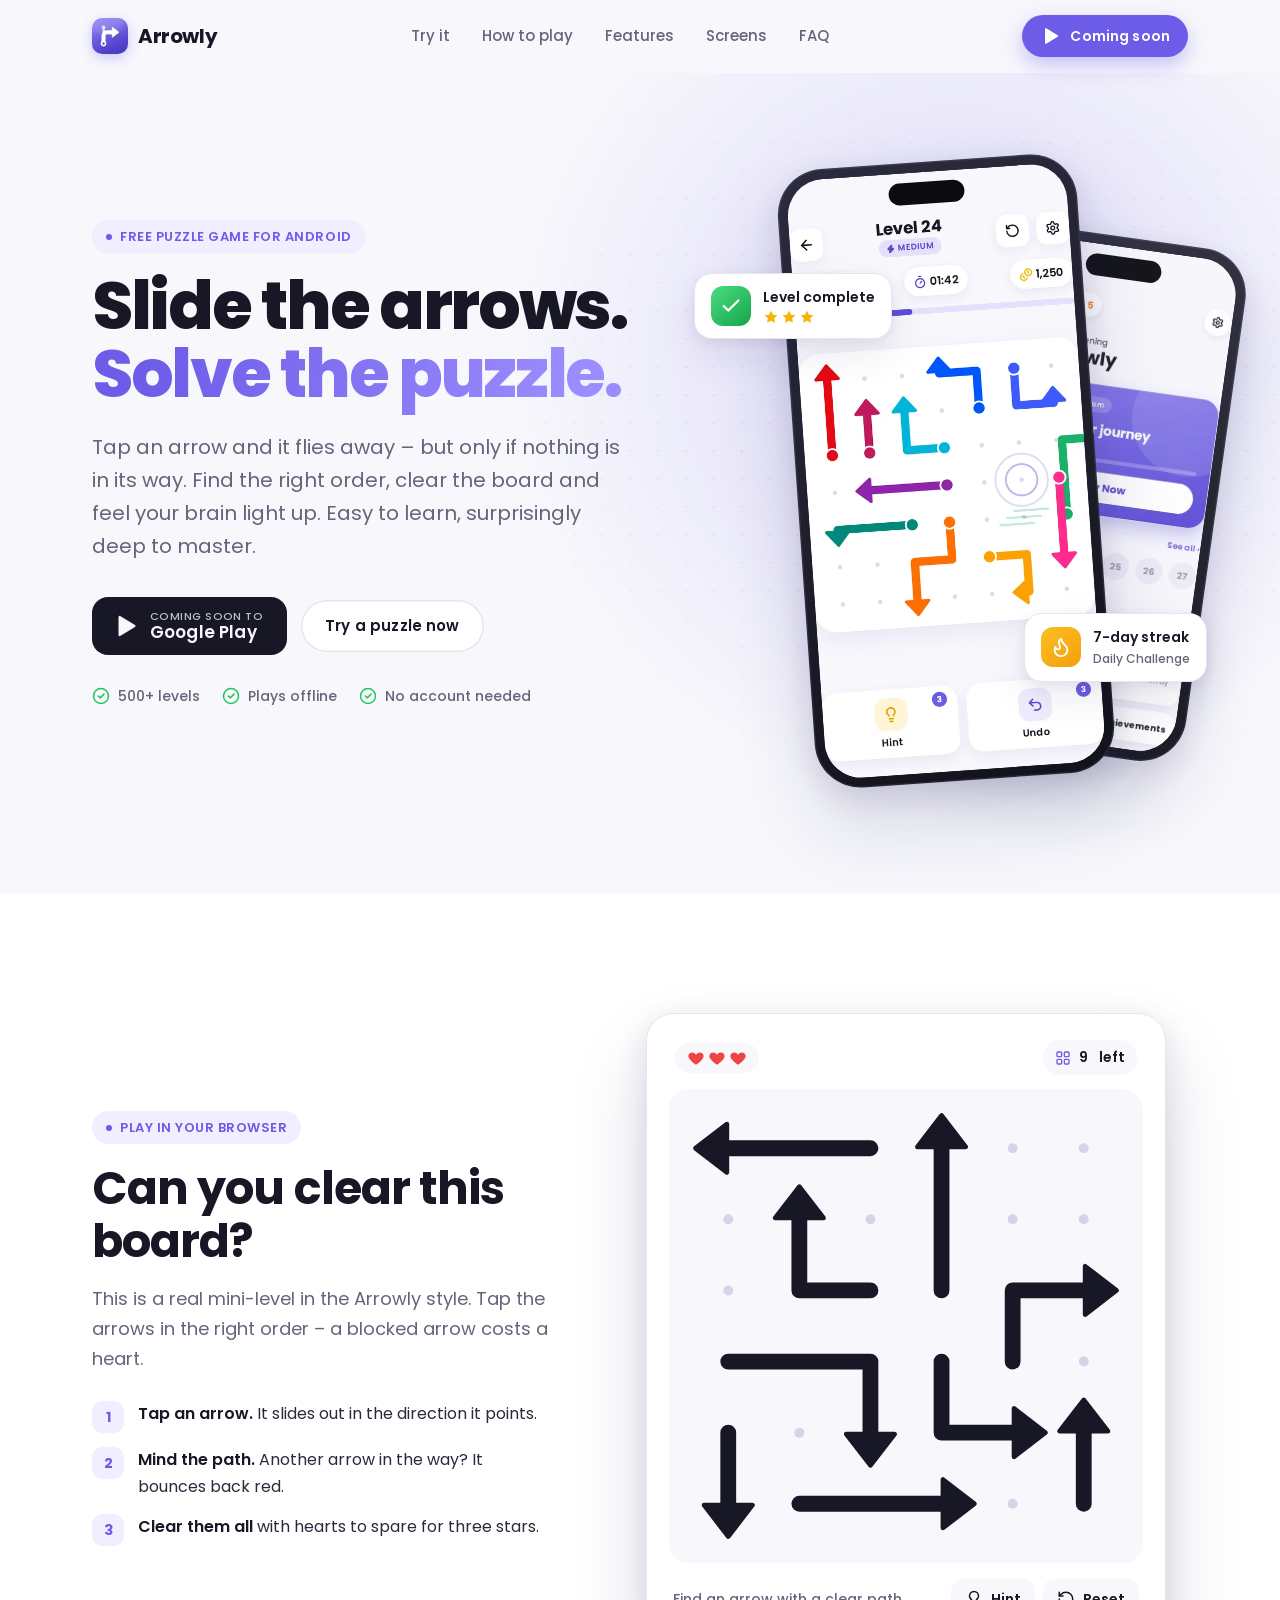
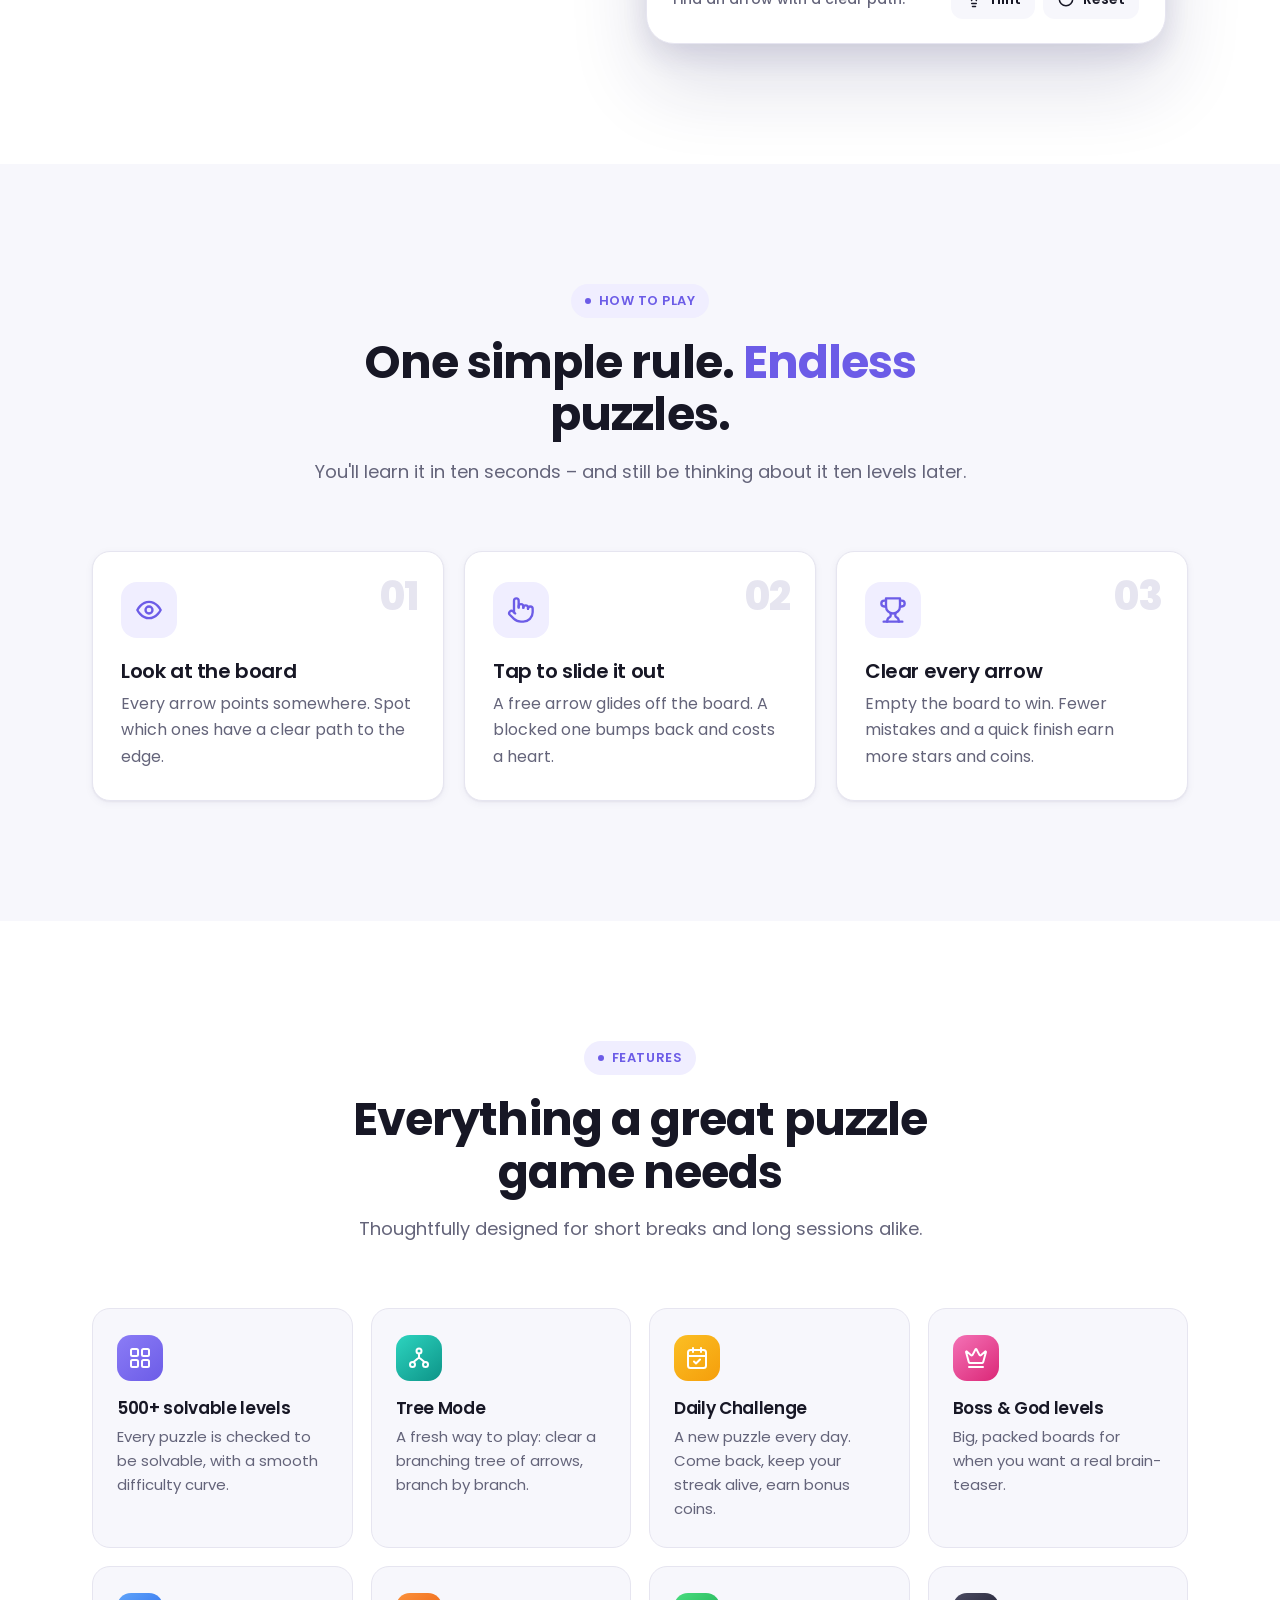
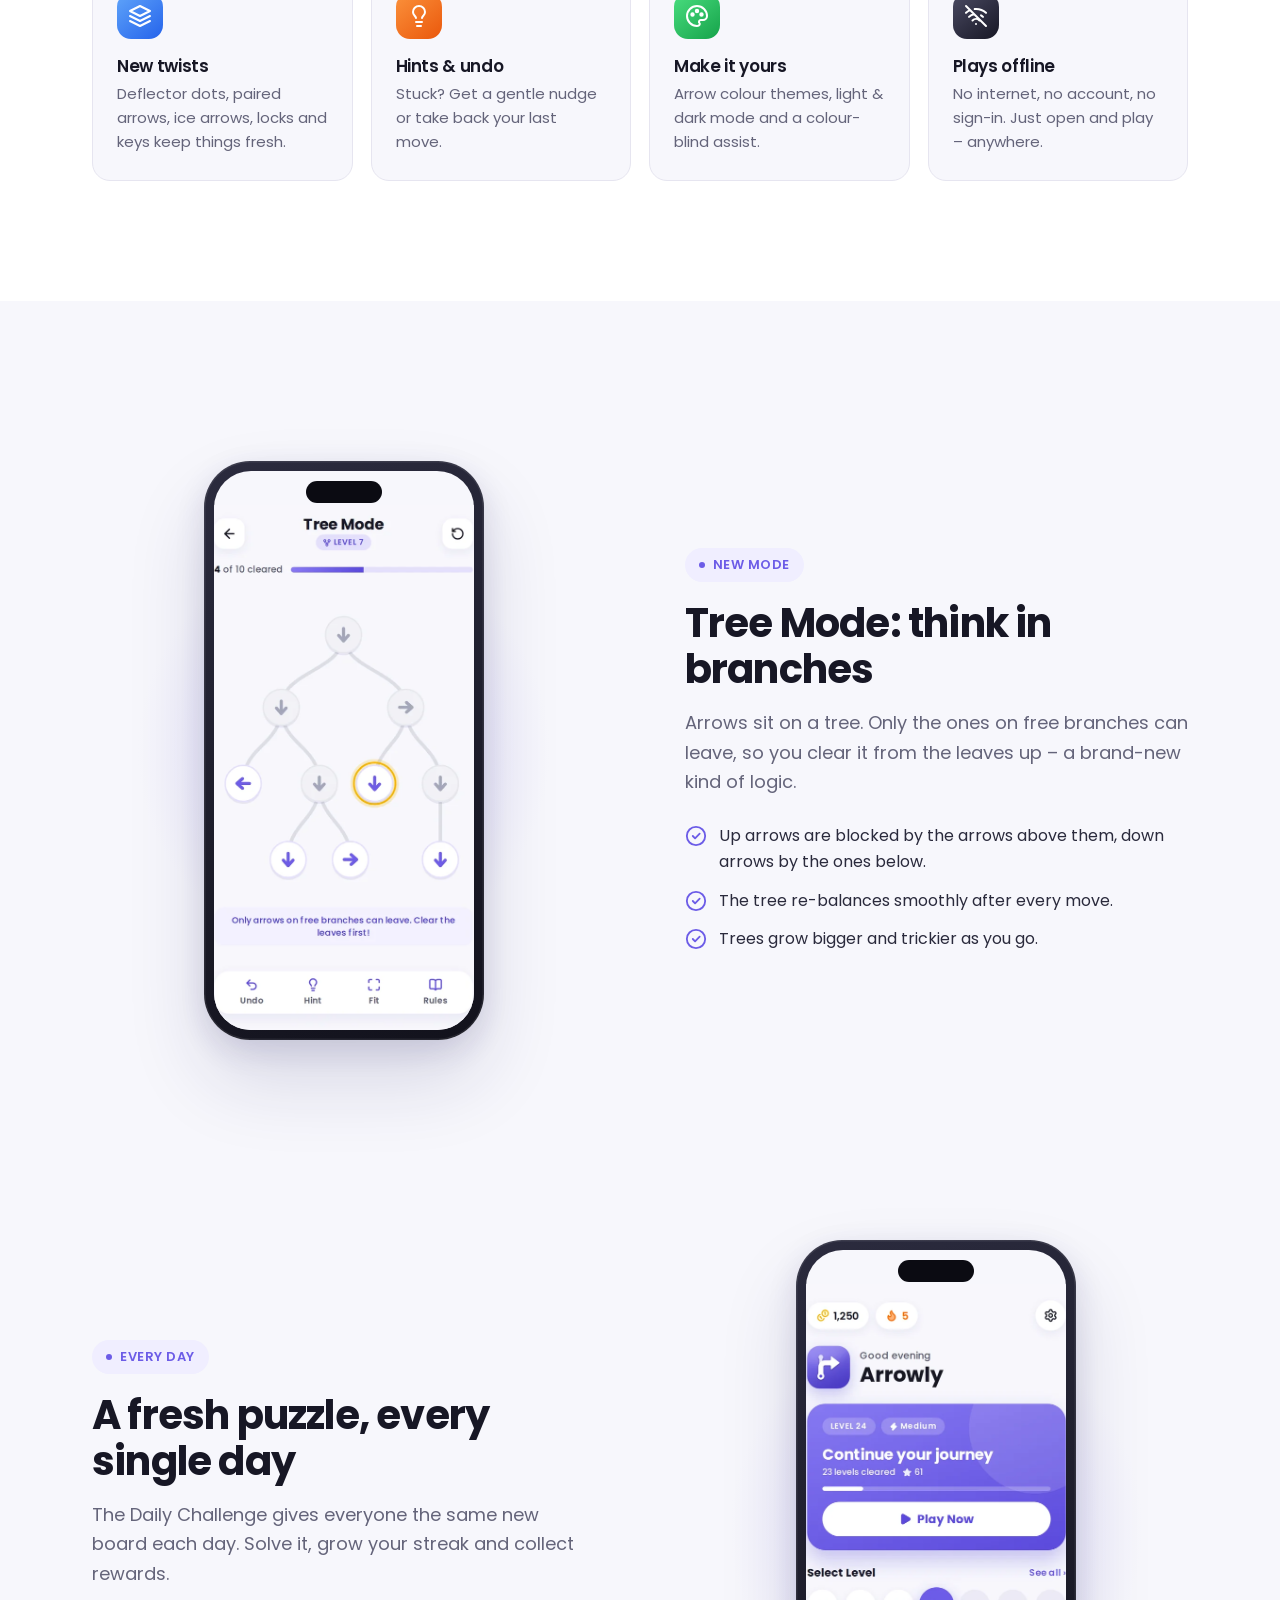
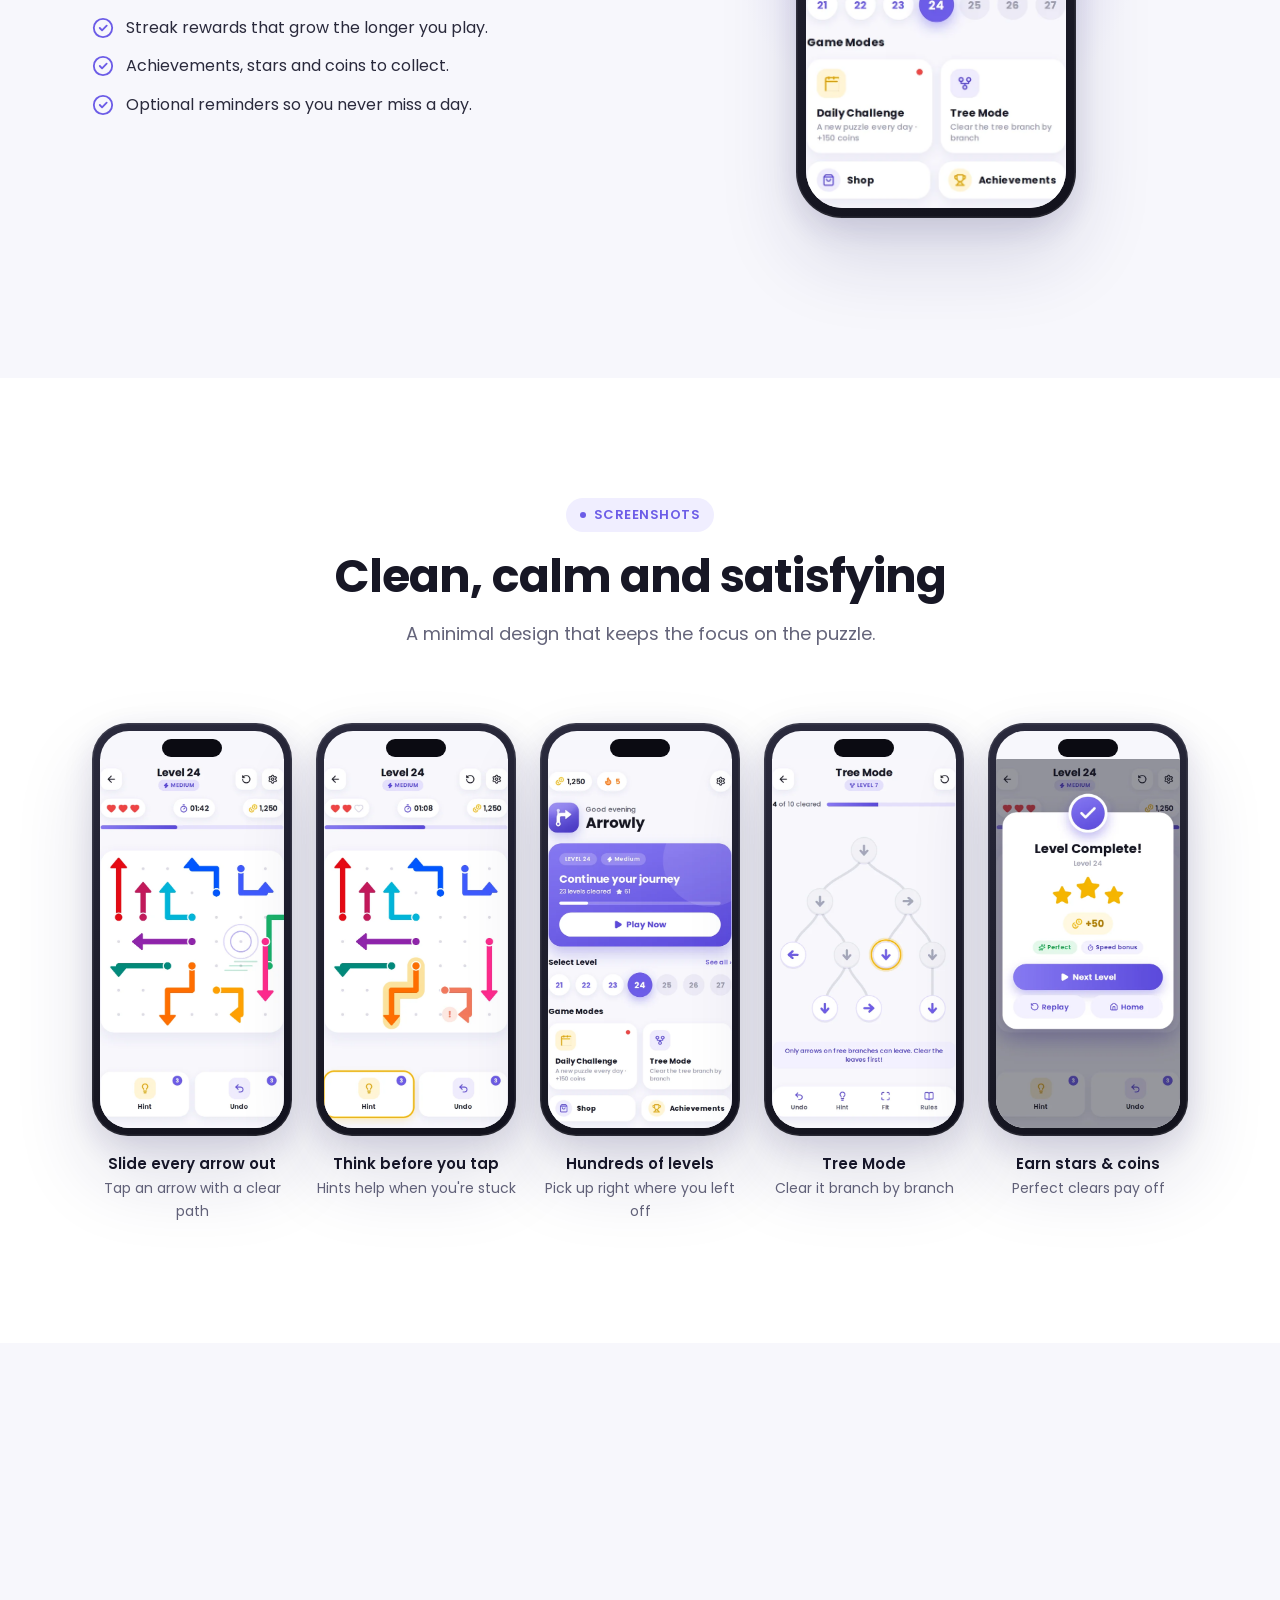
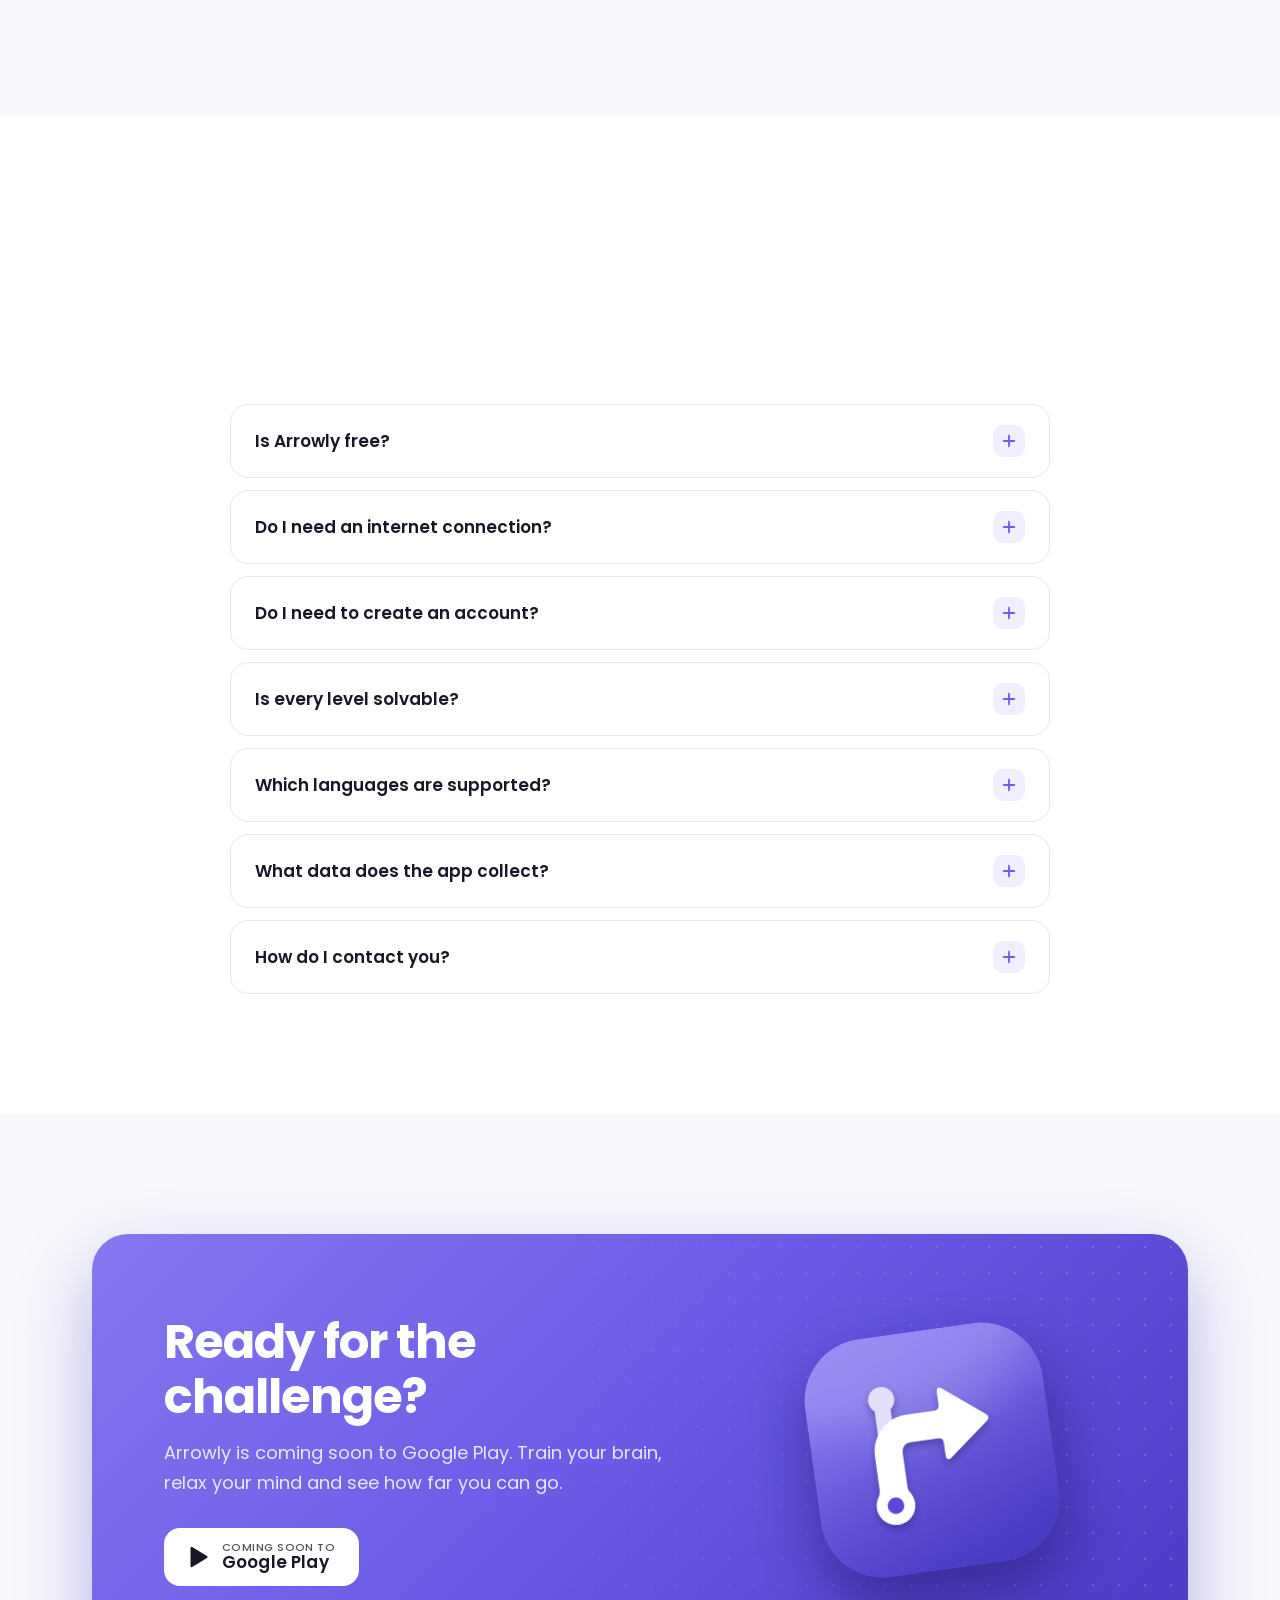
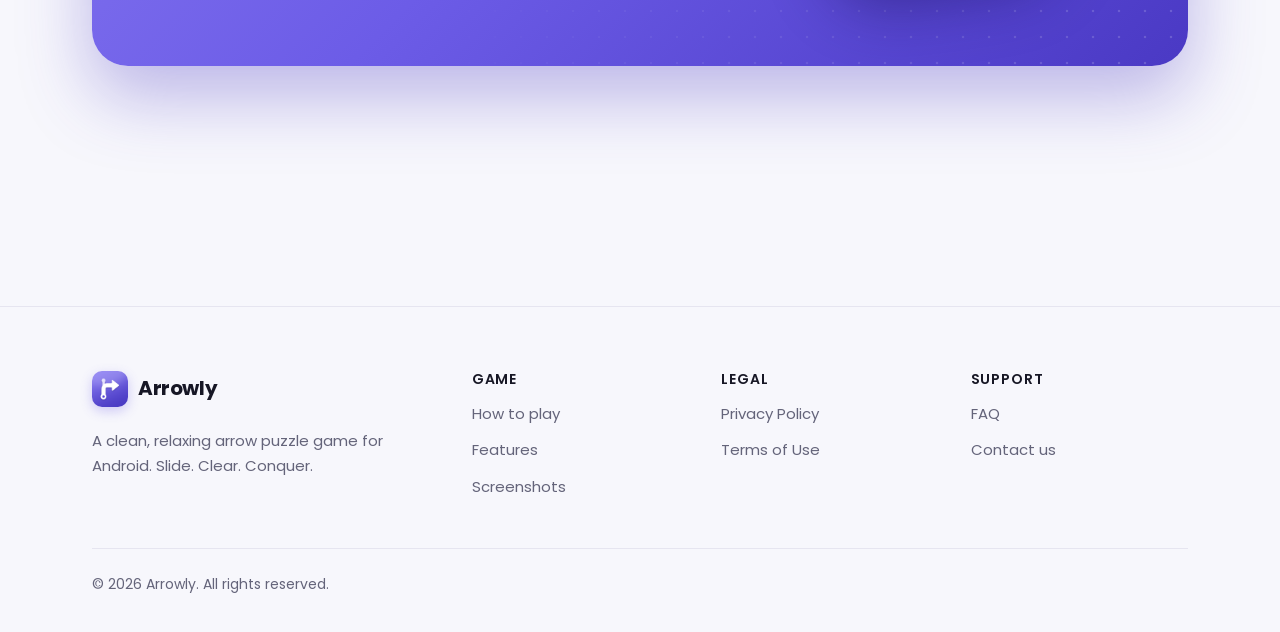
<file: index.html>
<!doctype html>
<html lang="en" class="no-js">
<head>
  <meta charset="utf-8">
  <meta name="viewport" content="width=device-width, initial-scale=1, viewport-fit=cover">
  <title>Arrowly – Arrow Puzzle Game for Android</title>
  <meta name="description" content="Arrowly is a clean, relaxing arrow puzzle game. Tap an arrow and it slides away – but only if its path is clear. 500+ levels, Tree Mode, Daily Challenge, plays offline.">
  <meta name="theme-color" content="#6C5CE7">
  <link rel="canonical" href="https://YOUR-USERNAME.github.io/">

  <!-- Social sharing -->
  <meta property="og:type" content="website">
  <meta property="og:site_name" content="Arrowly">
  <meta property="og:title" content="Arrowly – Slide the arrows. Solve the puzzle.">
  <meta property="og:description" content="A calm, clever arrow puzzle game for Android. 500+ levels, Tree Mode and a new Daily Challenge every day.">
  <meta property="og:url" content="https://YOUR-USERNAME.github.io/">
  <meta property="og:image" content="https://YOUR-USERNAME.github.io/assets/img/og-image.jpg">
  <meta property="og:image:width" content="1200">
  <meta property="og:image:height" content="630">
  <meta name="twitter:card" content="summary_large_image">

  <link rel="icon" type="image/png" href="favicon.png">
  <link rel="apple-touch-icon" href="assets/img/apple-touch-icon.png">
  <link rel="manifest" href="site.webmanifest">

  <link rel="preconnect" href="https://fonts.googleapis.com">
  <link rel="preconnect" href="https://fonts.gstatic.com" crossorigin>
  <link href="https://fonts.googleapis.com/css2?family=Poppins:wght@400;500;600;700;800&display=swap" rel="stylesheet">
  <link rel="stylesheet" href="assets/css/style.css">
  <link rel="preload" as="image" href="assets/img/screen-play.webp" type="image/webp">

  <script type="application/ld+json">
  {
    "@context": "https://schema.org",
    "@type": "MobileApplication",
    "name": "Arrowly",
    "alternateName": "Arrowly: Arrow Puzzle",
    "operatingSystem": "Android",
    "applicationCategory": "GameApplication",
    "genre": "Puzzle",
    "description": "A clean, relaxing arrow puzzle game. Tap an arrow and it slides away – but only if its path is clear.",
    "offers": { "@type": "Offer", "price": "0", "priceCurrency": "USD" },
    "inLanguage": ["en", "ur", "hi", "es", "pt"]
  }
  </script>
  <script>document.documentElement.classList.remove('no-js');</script>
</head>
<body>
  <a class="skip-link" href="#main">Skip to content</a>

  <!-- Icon sprite -->
  <svg width="0" height="0" style="position:absolute" aria-hidden="true">
    <defs>
      <symbol id="i-play" viewBox="0 0 24 24"><path fill="currentColor" d="M6 3.6v16.8a1 1 0 0 0 1.52.85l13.7-8.4a1 1 0 0 0 0-1.7L7.52 2.75A1 1 0 0 0 6 3.6Z"/></symbol>
      <symbol id="i-check" viewBox="0 0 24 24" fill="none" stroke="currentColor" stroke-width="2.4" stroke-linecap="round" stroke-linejoin="round"><path d="M20 6 9 17l-5-5"/></symbol>
      <symbol id="i-check-circle" viewBox="0 0 24 24" fill="none" stroke="currentColor" stroke-width="2" stroke-linecap="round" stroke-linejoin="round"><circle cx="12" cy="12" r="10"/><path d="m8.5 12 2.5 2.5 5-5"/></symbol>
      <symbol id="i-star" viewBox="0 0 24 24"><path fill="currentColor" d="M12 2.5l2.94 5.96 6.56.95-4.75 4.63 1.12 6.54L12 17.5l-5.87 3.08 1.12-6.54L2.5 9.41l6.56-.95L12 2.5Z"/></symbol>
      <symbol id="i-heart" viewBox="0 0 24 24"><path fill="currentColor" d="M12 21s-7.5-4.6-9.6-9.3C.9 8.3 3 4.5 6.8 4.5c2.1 0 3.6 1.1 5.2 3 1.6-1.9 3.1-3 5.2-3 3.8 0 5.9 3.8 4.4 7.2C19.5 16.4 12 21 12 21Z"/></symbol>
      <symbol id="i-tap" viewBox="0 0 24 24" fill="none" stroke="currentColor" stroke-width="2" stroke-linecap="round" stroke-linejoin="round"><path d="M10 9.5V4a2 2 0 0 0-4 0v10"/><path d="M14 10V9a2 2 0 0 0-4 0v1"/><path d="M18 11v-1a2 2 0 0 0-4 0"/><path d="M18 11a2 2 0 1 1 4 0v3a8 8 0 0 1-8 8h-2c-2.8 0-4.5-.86-6-2.34l-3.6-3.6a2 2 0 0 1 2.83-2.82L7 15"/></symbol>
      <symbol id="i-eye" viewBox="0 0 24 24" fill="none" stroke="currentColor" stroke-width="2" stroke-linecap="round" stroke-linejoin="round"><path d="M2 12s3.5-7 10-7 10 7 10 7-3.5 7-10 7S2 12 2 12Z"/><circle cx="12" cy="12" r="3"/></symbol>
      <symbol id="i-trophy" viewBox="0 0 24 24" fill="none" stroke="currentColor" stroke-width="2" stroke-linecap="round" stroke-linejoin="round"><path d="M6 9H4.5a2.5 2.5 0 0 1 0-5H6"/><path d="M18 9h1.5a2.5 2.5 0 0 0 0-5H18"/><path d="M4 22h16"/><path d="M10 14.66V17c0 .55-.47.98-.97 1.21C7.85 18.75 7 20.24 7 22"/><path d="M14 14.66V17c0 .55.47.98.97 1.21C16.15 18.75 17 20.24 17 22"/><path d="M18 2H6v7a6 6 0 0 0 12 0V2Z"/></symbol>
      <symbol id="i-grid" viewBox="0 0 24 24" fill="none" stroke="currentColor" stroke-width="2" stroke-linecap="round" stroke-linejoin="round"><rect x="3" y="3" width="7" height="7" rx="1.5"/><rect x="14" y="3" width="7" height="7" rx="1.5"/><rect x="3" y="14" width="7" height="7" rx="1.5"/><rect x="14" y="14" width="7" height="7" rx="1.5"/></symbol>
      <symbol id="i-tree" viewBox="0 0 24 24" fill="none" stroke="currentColor" stroke-width="2" stroke-linecap="round" stroke-linejoin="round"><circle cx="12" cy="5" r="2.5"/><circle cx="5.5" cy="18.5" r="2.5"/><circle cx="18.5" cy="18.5" r="2.5"/><path d="M12 7.5v4M12 11.5 6.5 16M12 11.5l5.5 4.5"/></symbol>
      <symbol id="i-calendar" viewBox="0 0 24 24" fill="none" stroke="currentColor" stroke-width="2" stroke-linecap="round" stroke-linejoin="round"><rect width="18" height="18" x="3" y="4" rx="2.5"/><path d="M16 2v4M8 2v4M3 10h18"/><path d="m9 15.5 2 2 4-4"/></symbol>
      <symbol id="i-bulb" viewBox="0 0 24 24" fill="none" stroke="currentColor" stroke-width="2" stroke-linecap="round" stroke-linejoin="round"><path d="M15 14c.2-1 .7-1.7 1.5-2.5 1-.9 1.5-2.2 1.5-3.5A6 6 0 0 0 6 8c0 1 .2 2.2 1.5 3.5.7.7 1.3 1.5 1.5 2.5"/><path d="M9 18h6M10 22h4"/></symbol>
      <symbol id="i-crown" viewBox="0 0 24 24" fill="none" stroke="currentColor" stroke-width="2" stroke-linecap="round" stroke-linejoin="round"><path d="M11.56 3.27a.5.5 0 0 1 .88 0l2.95 5.6a1 1 0 0 0 1.52.3l4.27-3.67a.5.5 0 0 1 .8.52l-2.83 10.25a1 1 0 0 1-.96.73H5.81a1 1 0 0 1-.96-.73L2.02 6.02a.5.5 0 0 1 .8-.52l4.27 3.67a1 1 0 0 0 1.52-.3z"/><path d="M5 21h14"/></symbol>
      <symbol id="i-palette" viewBox="0 0 24 24" fill="none" stroke="currentColor" stroke-width="2" stroke-linecap="round" stroke-linejoin="round"><path d="M12 22a10 10 0 1 1 10-10c0 2.8-2.2 4-4 4h-2.2a1.8 1.8 0 0 0-1.3 3.1c.6.6.4 2.9-2.5 2.9Z"/><circle cx="7.5" cy="10.5" r="1.2" fill="currentColor"/><circle cx="12" cy="7" r="1.2" fill="currentColor"/><circle cx="16.5" cy="10.5" r="1.2" fill="currentColor"/></symbol>
      <symbol id="i-offline" viewBox="0 0 24 24" fill="none" stroke="currentColor" stroke-width="2" stroke-linecap="round" stroke-linejoin="round"><path d="M12 20h.01M8.5 16.43a5 5 0 0 1 7 0M5 12.86a10 10 0 0 1 5.17-2.69M19 12.86a10 10 0 0 0-2-1.52M2 8.82a15 15 0 0 1 4.18-2.64M22 8.82a15 15 0 0 0-11.29-3.76M2 2l20 20"/></symbol>
      <symbol id="i-globe" viewBox="0 0 24 24" fill="none" stroke="currentColor" stroke-width="2" stroke-linecap="round" stroke-linejoin="round"><circle cx="12" cy="12" r="10"/><path d="M12 2a14.5 14.5 0 0 0 0 20 14.5 14.5 0 0 0 0-20M2 12h20"/></symbol>
      <symbol id="i-layers" viewBox="0 0 24 24" fill="none" stroke="currentColor" stroke-width="2" stroke-linecap="round" stroke-linejoin="round"><path d="m12 2 10 5-10 5L2 7z"/><path d="m2 17 10 5 10-5M2 12l10 5 10-5"/></symbol>
      <symbol id="i-undo" viewBox="0 0 24 24" fill="none" stroke="currentColor" stroke-width="2" stroke-linecap="round" stroke-linejoin="round"><path d="M3 7v6h6"/><path d="M21 17a9 9 0 0 0-15-6.7L3 13"/></symbol>
      <symbol id="i-reset" viewBox="0 0 24 24" fill="none" stroke="currentColor" stroke-width="2" stroke-linecap="round" stroke-linejoin="round"><path d="M3 12a9 9 0 1 0 9-9 9.75 9.75 0 0 0-6.74 2.74L3 8"/><path d="M3 3v5h5"/></symbol>
      <symbol id="i-plus" viewBox="0 0 24 24" fill="none" stroke="currentColor" stroke-width="2.4" stroke-linecap="round"><path d="M5 12h14M12 5v14"/></symbol>
      <symbol id="i-menu" viewBox="0 0 24 24" fill="none" stroke="currentColor" stroke-width="2" stroke-linecap="round"><path d="M4 7h16M4 12h16M4 17h16"/></symbol>
      <symbol id="i-close" viewBox="0 0 24 24" fill="none" stroke="currentColor" stroke-width="2" stroke-linecap="round"><path d="M6 6l12 12M18 6 6 18"/></symbol>
      <symbol id="i-coin" viewBox="0 0 24 24" fill="none" stroke="currentColor" stroke-width="2" stroke-linecap="round" stroke-linejoin="round"><circle cx="12" cy="12" r="9"/><path d="M12 7v10M9.5 9.5h3.75a1.75 1.75 0 0 1 0 3.5h-2.5a1.75 1.75 0 0 0 0 3.5h3.75"/></symbol>
      <symbol id="i-flame" viewBox="0 0 24 24" fill="none" stroke="currentColor" stroke-width="2" stroke-linecap="round" stroke-linejoin="round"><path d="M8.5 14.5A2.5 2.5 0 0 0 11 12c0-1.38-.5-2-1-3-1.07-2.14-.22-4.05 2-6 .5 2.5 2 4.9 4 6.5 2 1.6 3 3.5 3 5.5a7 7 0 1 1-14 0c0-1.15.43-2.29 1-3a2.5 2.5 0 0 0 2.5 2.5z"/></symbol>
    </defs>
  </svg>

  <header class="site-header" id="top">
    <nav class="container nav" aria-label="Main">
      <a class="brand" href="./" aria-label="Arrowly home">
        <img src="assets/img/icon-192.png" alt="" width="36" height="36">
        Arrowly
      </a>
      <ul class="nav-links" id="nav-links">
        <li><a href="#play">Try it</a></li>
        <li><a href="#how">How to play</a></li>
        <li><a href="#features">Features</a></li>
        <li><a href="#screens">Screens</a></li>
        <li><a href="#faq">FAQ</a></li>
      </ul>
      <div class="nav-cta">
        <a class="btn btn-primary btn-sm js-store" href="#download">
          <svg aria-hidden="true"><use href="#i-play"/></svg><span class="js-store-short">Coming soon</span>
        </a>
        <button class="menu-toggle" type="button" aria-controls="nav-links" aria-expanded="false" aria-label="Open menu">
          <svg aria-hidden="true"><use href="#i-menu"/></svg>
        </button>
      </div>
    </nav>
  </header>

  <main id="main">
    <!-- ================= HERO ================= -->
    <section class="hero">
      <div class="container hero-grid">
        <div class="hero-copy">
          <span class="eyebrow"><span class="dot"></span>Free puzzle game for Android</span>
          <h1>Slide the arrows.<br><span class="accent">Solve the puzzle.</span></h1>
          <p class="hero-lead">Tap an arrow and it flies away – but only if nothing is in its way. Find the right order, clear the board and feel your brain light up. Easy to learn, surprisingly deep to master.</p>
          <div class="hero-actions">
            <a class="btn store-btn js-store" href="#download">
              <svg aria-hidden="true"><use href="#i-play"/></svg>
              <span class="store-text"><small class="js-store-small">Coming soon to</small><strong>Google Play</strong></span>
            </a>
            <a class="btn btn-ghost" href="#play">Try a puzzle now</a>
          </div>
          <ul class="hero-meta">
            <li><svg aria-hidden="true"><use href="#i-check-circle"/></svg>500+ levels</li>
            <li><svg aria-hidden="true"><use href="#i-check-circle"/></svg>Plays offline</li>
            <li><svg aria-hidden="true"><use href="#i-check-circle"/></svg>No account needed</li>
          </ul>
        </div>

        <div class="hero-visual" aria-hidden="true">
          <div class="phone phone-back"><div class="phone-screen"><img src="assets/img/screen-home.webp" alt="" width="600" height="1113"></div></div>
          <div class="phone"><div class="phone-screen"><img src="assets/img/screen-play.webp" alt="" width="600" height="1113"></div></div>
          <div class="float-card fc-1">
            <span class="ico c-green" style="color:#fff"><svg><use href="#i-check"/></svg></span>
            <div>Level complete<div class="stars"><svg><use href="#i-star"/></svg><svg><use href="#i-star"/></svg><svg><use href="#i-star"/></svg></div></div>
          </div>
          <div class="float-card fc-2">
            <span class="ico c-amber" style="color:#fff"><svg><use href="#i-flame"/></svg></span>
            <div>7-day streak<small>Daily Challenge</small></div>
          </div>
        </div>
      </div>
    </section>

    <!-- ================= PLAYABLE DEMO ================= -->
    <section class="section section-alt" id="play">
      <div class="container demo">
        <div class="demo-copy reveal">
          <div class="eyebrow-wrap"><span class="eyebrow"><span class="dot"></span>Play in your browser</span></div>
          <h2 class="section-title">Can you clear this board?</h2>
          <p class="section-lead">This is a real mini-level in the Arrowly style. Tap the arrows in the right order – a blocked arrow costs a heart.</p>
          <ol class="demo-list">
            <li><span class="num">1</span><span><strong>Tap an arrow.</strong> It slides out in the direction it points.</span></li>
            <li><span class="num">2</span><span><strong>Mind the path.</strong> Another arrow in the way? It bounces back red.</span></li>
            <li><span class="num">3</span><span><strong>Clear them all</strong> with hearts to spare for three stars.</span></li>
          </ol>
        </div>

        <div class="board-card reveal" id="board-card">
          <div class="board-hud">
            <span class="hud-pill"><span class="hearts" id="hearts" aria-label="3 hearts left"><svg><use href="#i-heart"/></svg><svg><use href="#i-heart"/></svg><svg><use href="#i-heart"/></svg></span></span>
            <span class="hud-pill" id="left-pill"><svg aria-hidden="true" style="color:var(--brand)"><use href="#i-grid"/></svg><span id="left">9</span>&nbsp;left</span>
          </div>
          <div class="board" id="board" role="group" aria-label="Arrow puzzle board">
            <noscript><p style="padding:24px">Turn on JavaScript to play the demo.</p></noscript>
          </div>
          <div class="board-foot">
            <p class="board-status" id="status" aria-live="polite">Find an arrow with a clear path.</p>
            <div class="board-actions">
              <button class="icon-btn" type="button" id="hint-btn"><svg aria-hidden="true"><use href="#i-bulb"/></svg>Hint</button>
              <button class="icon-btn" type="button" id="reset-btn"><svg aria-hidden="true"><use href="#i-reset"/></svg>Reset</button>
            </div>
          </div>
          <div class="win" id="win" role="dialog" aria-modal="false" aria-labelledby="win-title">
            <div>
              <div class="win-badge"><svg aria-hidden="true"><use href="#i-check"/></svg></div>
              <h3 id="win-title">Board cleared!</h3>
              <p id="win-text">Nice thinking. There are 500+ more in the app.</p>
              <div class="stars" id="win-stars"></div>
              <button class="btn btn-primary btn-sm" type="button" id="again-btn"><svg aria-hidden="true"><use href="#i-reset"/></svg>Play again</button>
            </div>
          </div>
        </div>
      </div>
    </section>

    <!-- ================= HOW TO PLAY ================= -->
    <section class="section" id="how">
      <div class="container">
        <div class="section-head reveal">
          <span class="eyebrow"><span class="dot"></span>How to play</span>
          <h2 class="section-title">One simple rule. <span class="text-brand">Endless</span> puzzles.</h2>
          <p class="section-lead">You'll learn it in ten seconds – and still be thinking about it ten levels later.</p>
        </div>
        <div class="steps">
          <article class="step reveal">
            <div class="step-ico"><svg aria-hidden="true"><use href="#i-eye"/></svg></div>
            <h3>Look at the board</h3>
            <p>Every arrow points somewhere. Spot which ones have a clear path to the edge.</p>
          </article>
          <article class="step reveal">
            <div class="step-ico"><svg aria-hidden="true"><use href="#i-tap"/></svg></div>
            <h3>Tap to slide it out</h3>
            <p>A free arrow glides off the board. A blocked one bumps back and costs a heart.</p>
          </article>
          <article class="step reveal">
            <div class="step-ico"><svg aria-hidden="true"><use href="#i-trophy"/></svg></div>
            <h3>Clear every arrow</h3>
            <p>Empty the board to win. Fewer mistakes and a quick finish earn more stars and coins.</p>
          </article>
        </div>
      </div>
    </section>

    <!-- ================= FEATURES ================= -->
    <section class="section section-alt" id="features">
      <div class="container">
        <div class="section-head reveal">
          <span class="eyebrow"><span class="dot"></span>Features</span>
          <h2 class="section-title">Everything a great puzzle game needs</h2>
          <p class="section-lead">Thoughtfully designed for short breaks and long sessions alike.</p>
        </div>
        <div class="features">
          <article class="feature reveal">
            <div class="feature-ico c-violet"><svg aria-hidden="true"><use href="#i-grid"/></svg></div>
            <h3>500+ solvable levels</h3>
            <p>Every puzzle is checked to be solvable, with a smooth difficulty curve.</p>
          </article>
          <article class="feature reveal">
            <div class="feature-ico c-teal"><svg aria-hidden="true"><use href="#i-tree"/></svg></div>
            <h3>Tree Mode</h3>
            <p>A fresh way to play: clear a branching tree of arrows, branch by branch.</p>
          </article>
          <article class="feature reveal">
            <div class="feature-ico c-amber"><svg aria-hidden="true"><use href="#i-calendar"/></svg></div>
            <h3>Daily Challenge</h3>
            <p>A new puzzle every day. Come back, keep your streak alive, earn bonus coins.</p>
          </article>
          <article class="feature reveal">
            <div class="feature-ico c-pink"><svg aria-hidden="true"><use href="#i-crown"/></svg></div>
            <h3>Boss &amp; God levels</h3>
            <p>Big, packed boards for when you want a real brain-teaser.</p>
          </article>
          <article class="feature reveal">
            <div class="feature-ico c-blue"><svg aria-hidden="true"><use href="#i-layers"/></svg></div>
            <h3>New twists</h3>
            <p>Deflector dots, paired arrows, ice arrows, locks and keys keep things fresh.</p>
          </article>
          <article class="feature reveal">
            <div class="feature-ico c-orange"><svg aria-hidden="true"><use href="#i-bulb"/></svg></div>
            <h3>Hints &amp; undo</h3>
            <p>Stuck? Get a gentle nudge or take back your last move.</p>
          </article>
          <article class="feature reveal">
            <div class="feature-ico c-green"><svg aria-hidden="true"><use href="#i-palette"/></svg></div>
            <h3>Make it yours</h3>
            <p>Arrow colour themes, light &amp; dark mode and a colour-blind assist.</p>
          </article>
          <article class="feature reveal">
            <div class="feature-ico c-ink"><svg aria-hidden="true"><use href="#i-offline"/></svg></div>
            <h3>Plays offline</h3>
            <p>No internet, no account, no sign-in. Just open and play – anywhere.</p>
          </article>
        </div>
      </div>
    </section>

    <!-- ================= MODES SPOTLIGHT ================= -->
    <section class="section" id="modes">
      <div class="container">
        <div class="spotlight">
          <div class="spot-media reveal">
            <div class="phone"><div class="phone-screen"><img src="assets/img/screen-tree.webp" alt="Tree Mode screen in Arrowly: a branching tree of arrows" width="600" height="1113"></div></div>
          </div>
          <div class="spot-copy reveal">
            <span class="eyebrow"><span class="dot"></span>New mode</span>
            <h2 class="section-title">Tree Mode: think in branches</h2>
            <p class="section-lead">Arrows sit on a tree. Only the ones on free branches can leave, so you clear it from the leaves up – a brand-new kind of logic.</p>
            <ul class="checks">
              <li><svg aria-hidden="true"><use href="#i-check-circle"/></svg><span>Up arrows are blocked by the arrows above them, down arrows by the ones below.</span></li>
              <li><svg aria-hidden="true"><use href="#i-check-circle"/></svg><span>The tree re-balances smoothly after every move.</span></li>
              <li><svg aria-hidden="true"><use href="#i-check-circle"/></svg><span>Trees grow bigger and trickier as you go.</span></li>
            </ul>
          </div>
        </div>

        <div class="spotlight is-reverse">
          <div class="spot-media reveal">
            <div class="phone"><div class="phone-screen"><img src="assets/img/screen-home.webp" alt="Arrowly home screen with the Daily Challenge, Tree Mode, Shop and Achievements" width="600" height="1113"></div></div>
          </div>
          <div class="spot-copy reveal">
            <span class="eyebrow"><span class="dot"></span>Every day</span>
            <h2 class="section-title">A fresh puzzle, every single day</h2>
            <p class="section-lead">The Daily Challenge gives everyone the same new board each day. Solve it, grow your streak and collect rewards.</p>
            <ul class="checks">
              <li><svg aria-hidden="true"><use href="#i-check-circle"/></svg><span>Streak rewards that grow the longer you play.</span></li>
              <li><svg aria-hidden="true"><use href="#i-check-circle"/></svg><span>Achievements, stars and coins to collect.</span></li>
              <li><svg aria-hidden="true"><use href="#i-check-circle"/></svg><span>Optional reminders so you never miss a day.</span></li>
            </ul>
          </div>
        </div>
      </div>
    </section>

    <!-- ================= SCREENSHOTS ================= -->
    <section class="section section-alt" id="screens">
      <div class="container">
        <div class="section-head reveal">
          <span class="eyebrow"><span class="dot"></span>Screenshots</span>
          <h2 class="section-title">Clean, calm and satisfying</h2>
          <p class="section-lead">A minimal design that keeps the focus on the puzzle.</p>
        </div>
        <div class="gallery" tabindex="0" aria-label="Screenshots, scroll sideways">
          <figure class="shot">
            <div class="phone"><div class="phone-screen"><img src="assets/img/screen-play.webp" alt="A level in play with colourful arrows on a dotted grid" width="600" height="1113"></div></div>
            <figcaption>Slide every arrow out<span>Tap an arrow with a clear path</span></figcaption>
          </figure>
          <figure class="shot">
            <div class="phone"><div class="phone-screen"><img src="assets/img/screen-think.webp" alt="A hint highlighting the next arrow to move" width="600" height="1113"></div></div>
            <figcaption>Think before you tap<span>Hints help when you're stuck</span></figcaption>
          </figure>
          <figure class="shot">
            <div class="phone"><div class="phone-screen"><img src="assets/img/screen-home.webp" alt="Home screen with level select and game modes" width="600" height="1113"></div></div>
            <figcaption>Hundreds of levels<span>Pick up right where you left off</span></figcaption>
          </figure>
          <figure class="shot">
            <div class="phone"><div class="phone-screen"><img src="assets/img/screen-tree.webp" alt="Tree Mode with arrows on a branching tree" width="600" height="1113"></div></div>
            <figcaption>Tree Mode<span>Clear it branch by branch</span></figcaption>
          </figure>
          <figure class="shot">
            <div class="phone"><div class="phone-screen"><img src="assets/img/screen-complete.webp" alt="Level complete screen with three stars and a coin reward" width="600" height="1113"></div></div>
            <figcaption>Earn stars &amp; coins<span>Perfect clears pay off</span></figcaption>
          </figure>
        </div>
      </div>
    </section>

    <!-- ================= STATS ================= -->
    <section class="section">
      <div class="container">
        <div class="stats">
          <div class="stat reveal"><b>500+</b><span>Hand-checked levels</span></div>
          <div class="stat reveal"><b>2</b><span>Game modes + daily</span></div>
          <div class="stat reveal"><b>5</b><span>Languages</span></div>
          <div class="stat reveal"><b>100%</b><span>Free to play</span></div>
        </div>
      </div>
    </section>

    <!-- ================= FAQ ================= -->
    <section class="section section-alt" id="faq">
      <div class="container">
        <div class="section-head reveal">
          <span class="eyebrow"><span class="dot"></span>FAQ</span>
          <h2 class="section-title">Questions? Answers.</h2>
        </div>
        <div class="faq reveal">
          <details>
            <summary>Is Arrowly free?<span class="chev"><svg aria-hidden="true"><use href="#i-plus"/></svg></span></summary>
            <div class="answer"><p>Yes. Arrowly is free to download and play. It is supported by ads. Rewarded ads are always optional – watch one only if you want an extra life, a free hint or bonus coins.</p></div>
          </details>
          <details>
            <summary>Do I need an internet connection?<span class="chev"><svg aria-hidden="true"><use href="#i-plus"/></svg></span></summary>
            <div class="answer"><p>No. You can play every level offline. An internet connection is only used to load ads and to download small game updates such as reward settings.</p></div>
          </details>
          <details>
            <summary>Do I need to create an account?<span class="chev"><svg aria-hidden="true"><use href="#i-plus"/></svg></span></summary>
            <div class="answer"><p>No account, no sign-in and no personal details. Your progress is saved on your device.</p></div>
          </details>
          <details>
            <summary>Is every level solvable?<span class="chev"><svg aria-hidden="true"><use href="#i-plus"/></svg></span></summary>
            <div class="answer"><p>Yes. Every level is checked by a solver before it ships, so there is always a way to clear the board. If you get stuck, use a hint or undo.</p></div>
          </details>
          <details>
            <summary>Which languages are supported?<span class="chev"><svg aria-hidden="true"><use href="#i-plus"/></svg></span></summary>
            <div class="answer"><p>English, Urdu, Hindi, Spanish and Portuguese.</p></div>
          </details>
          <details>
            <summary>What data does the app collect?<span class="chev"><svg aria-hidden="true"><use href="#i-plus"/></svg></span></summary>
            <div class="answer"><p>Your game progress stays on your phone. Google AdMob and Google Firebase may process device identifiers and anonymous usage and crash data to show ads and keep the game stable. Read the full <a href="privacy-policy.html">Privacy Policy</a>.</p></div>
          </details>
          <details>
            <summary>How do I contact you?<span class="chev"><svg aria-hidden="true"><use href="#i-plus"/></svg></span></summary>
            <div class="answer"><p>Email <a href="mailto:miansabahat10@gmail.com">miansabahat10@gmail.com</a> – we read every message.</p></div>
          </details>
        </div>
      </div>
    </section>

    <!-- ================= CTA ================= -->
    <section class="section" id="download">
      <div class="container">
        <div class="cta-band reveal">
          <div>
            <h2>Ready for the challenge?</h2>
            <p class="js-cta-text">Arrowly is coming soon to Google Play. Train your brain, relax your mind and see how far you can go.</p>
            <div class="hero-actions">
              <a class="btn store-btn js-store" href="#download">
                <svg aria-hidden="true"><use href="#i-play"/></svg>
                <span class="store-text"><small class="js-store-small">Coming soon to</small><strong>Google Play</strong></span>
              </a>
            </div>
          </div>
          <div class="cta-art"><img src="assets/img/icon-512.png" alt="Arrowly app icon" width="512" height="512"></div>
        </div>
      </div>
    </section>
  </main>

  <footer class="site-footer">
    <div class="container">
      <div class="footer-grid">
        <div>
          <a class="brand" href="./"><img src="assets/img/icon-192.png" alt="" width="36" height="36">Arrowly</a>
          <p>A clean, relaxing arrow puzzle game for Android. Slide. Clear. Conquer.</p>
        </div>
        <div>
          <h4>Game</h4>
          <ul>
            <li><a href="#how">How to play</a></li>
            <li><a href="#features">Features</a></li>
            <li><a href="#screens">Screenshots</a></li>
          </ul>
        </div>
        <div>
          <h4>Legal</h4>
          <ul>
            <li><a href="privacy-policy.html">Privacy Policy</a></li>
            <li><a href="terms.html">Terms of Use</a></li>
          </ul>
        </div>
        <div>
          <h4>Support</h4>
          <ul>
            <li><a href="#faq">FAQ</a></li>
            <li><a href="mailto:miansabahat10@gmail.com">Contact us</a></li>
          </ul>
        </div>
      </div>
      <div class="footer-bottom">
        <span>© <span class="js-year">2026</span> Arrowly. All rights reserved.</span>
        <span></span>
      </div>
    </div>
  </footer>

  <script src="assets/js/main.js" defer></script>
  <script src="assets/js/puzzle.js" defer></script>
</body>
</html>
</file>
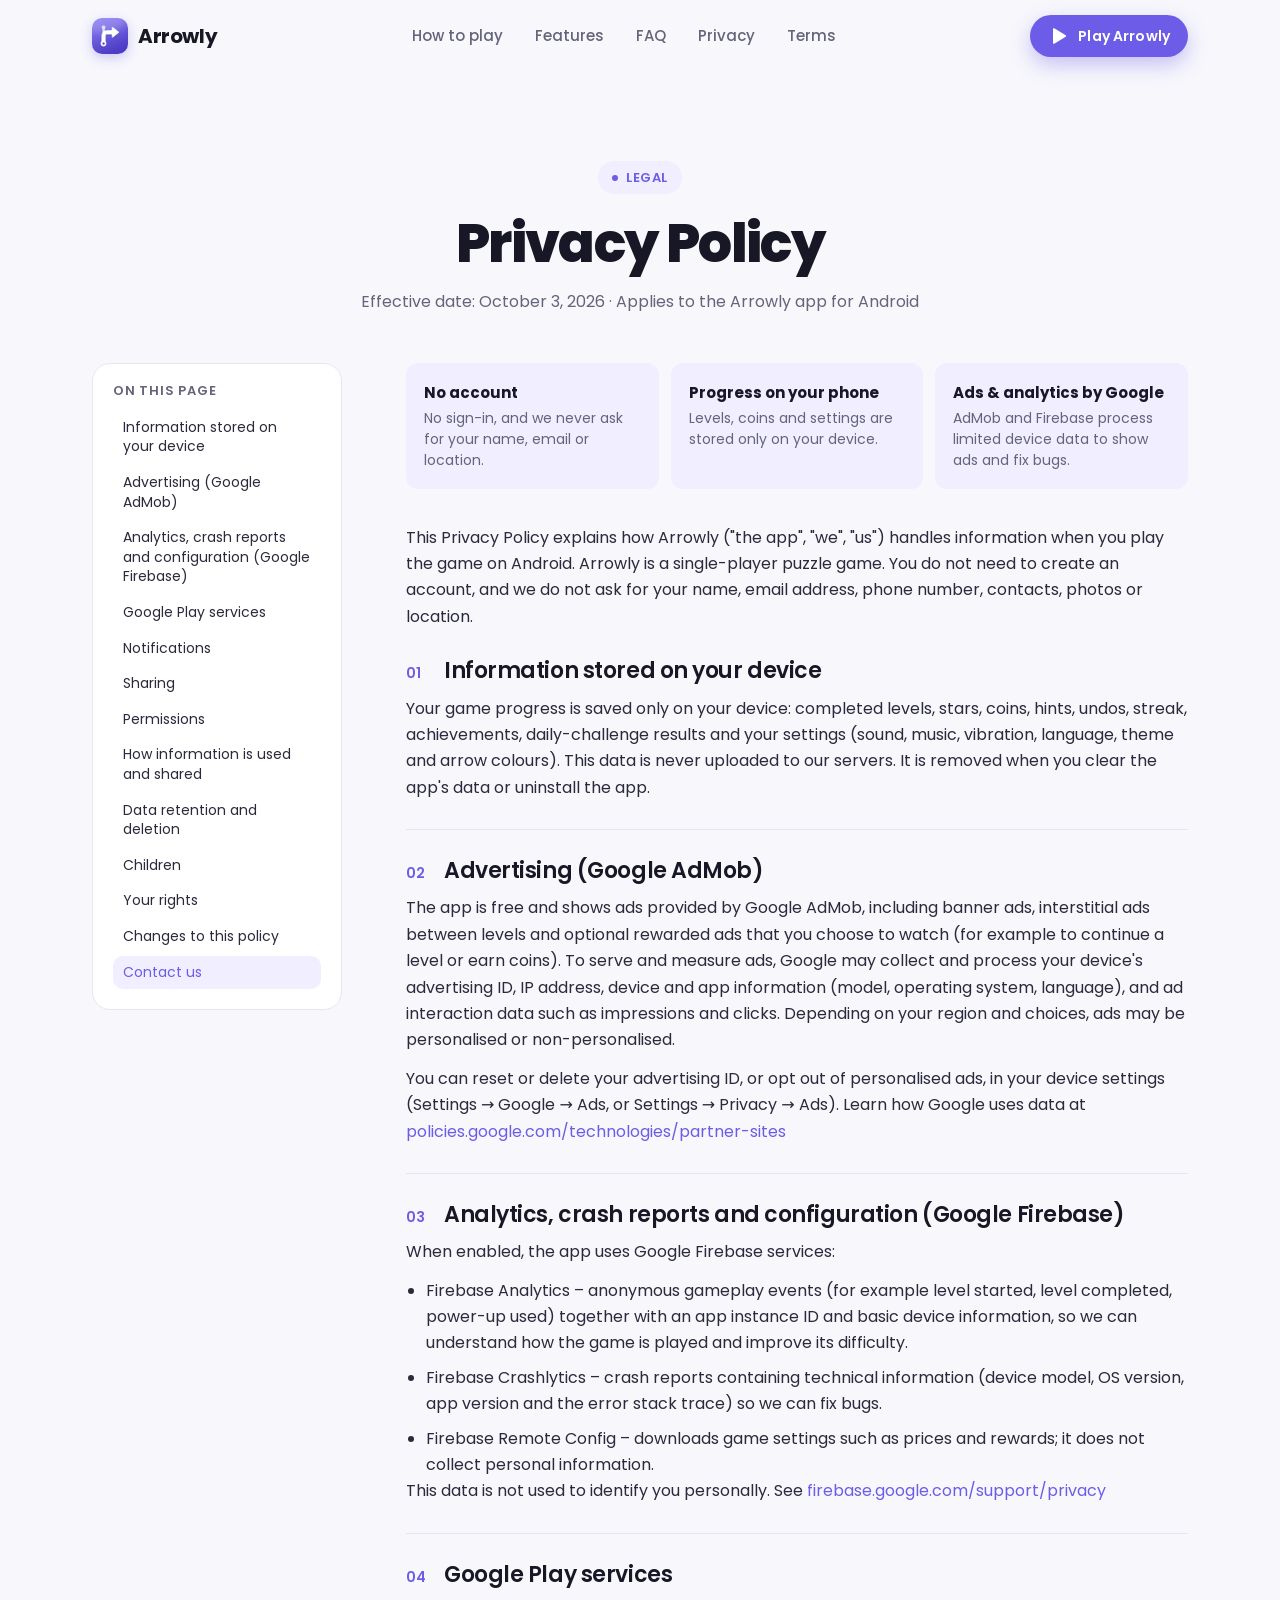
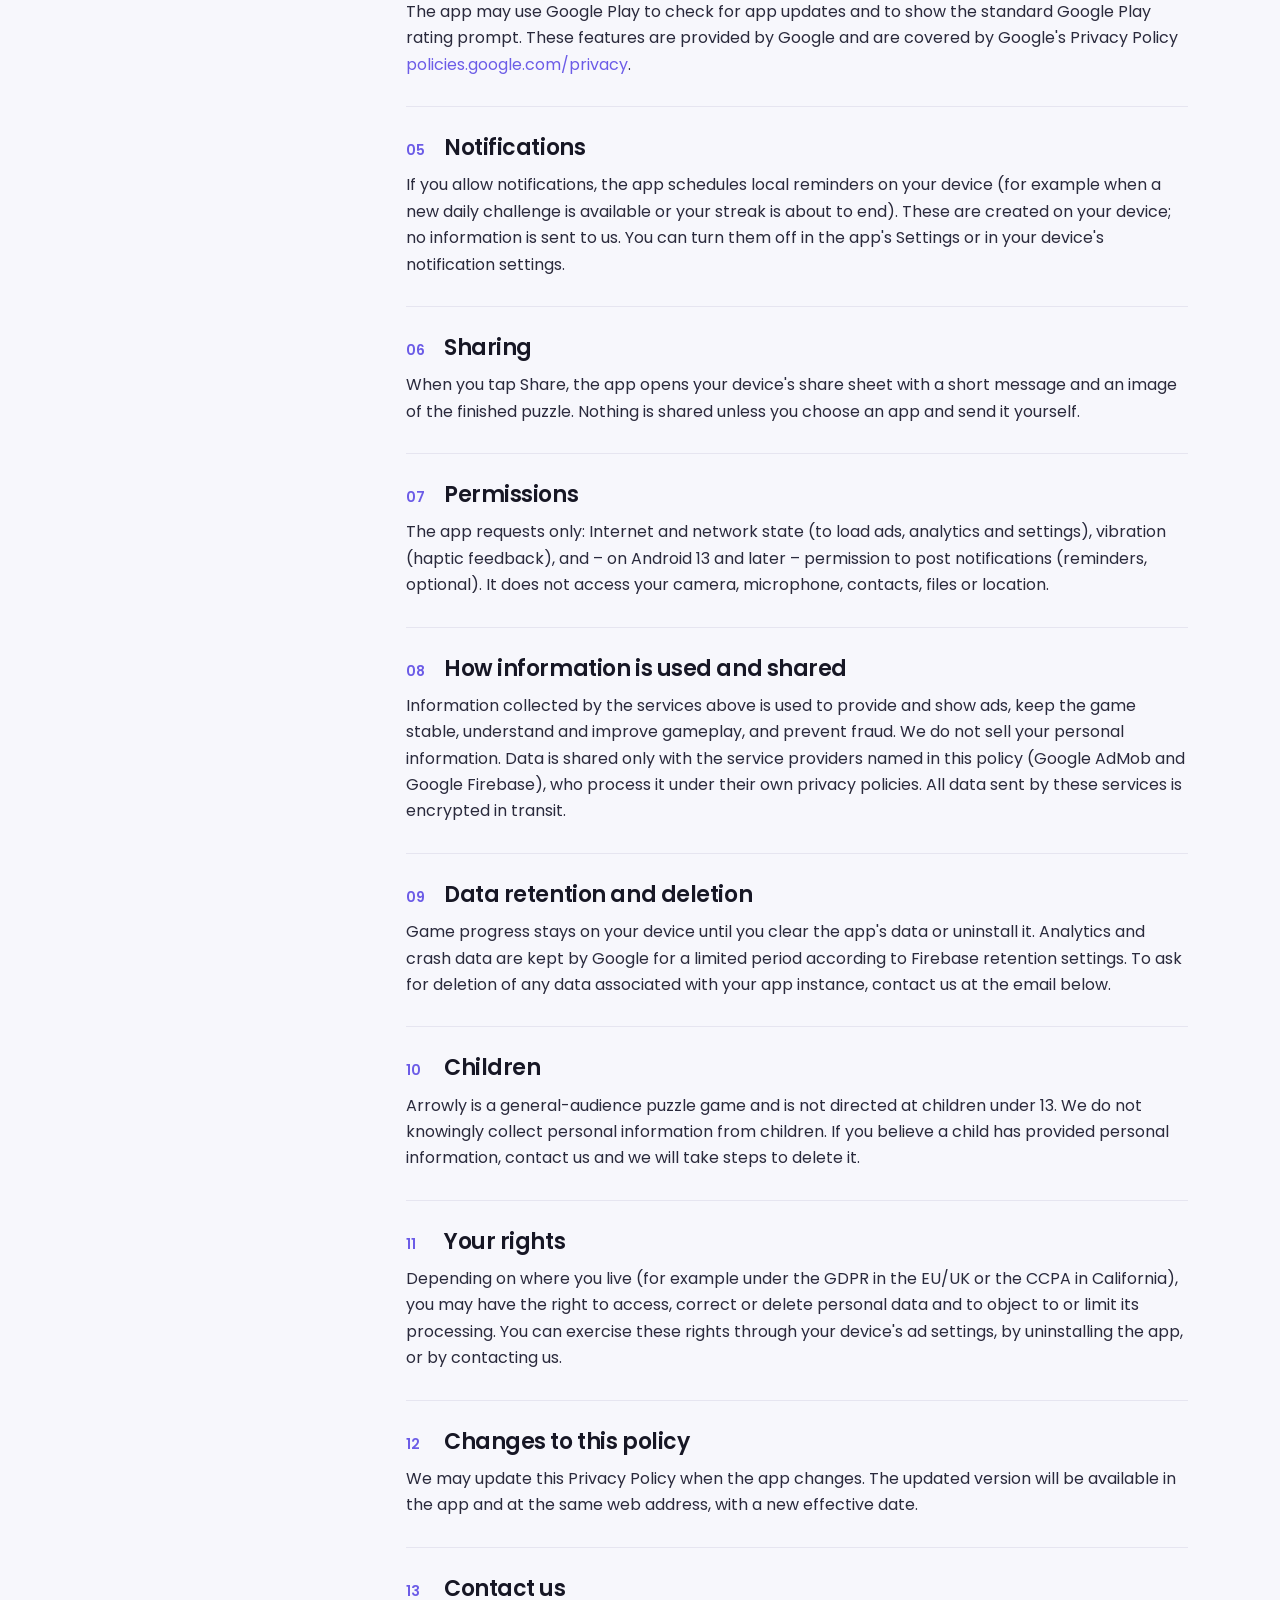
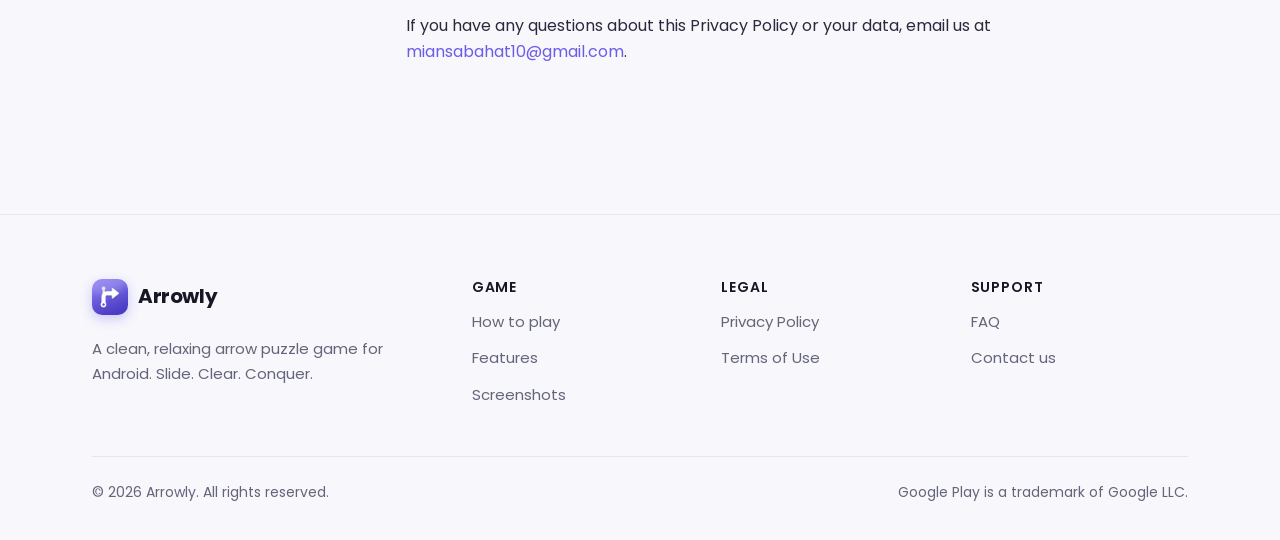
<file: privacy-policy.html>
<!doctype html>
<html lang="en" class="no-js">
<head>
  <meta charset="utf-8">
  <meta name="viewport" content="width=device-width, initial-scale=1, viewport-fit=cover">
  <title>Privacy Policy – Arrowly</title>
  <meta name="description" content="Privacy Policy for Arrowly, the arrow puzzle game for Android. Learn what data is stored, how ads and analytics work, and your choices.">
  <meta name="theme-color" content="#6C5CE7">
  <link rel="canonical" href="https://YOUR-USERNAME.github.io/privacy-policy.html">
  <link rel="icon" type="image/png" href="favicon.png">
  <link rel="apple-touch-icon" href="assets/img/apple-touch-icon.png">
  <link rel="preconnect" href="https://fonts.googleapis.com">
  <link rel="preconnect" href="https://fonts.gstatic.com" crossorigin>
  <link href="https://fonts.googleapis.com/css2?family=Poppins:wght@400;500;600;700;800&display=swap" rel="stylesheet">
  <link rel="stylesheet" href="assets/css/style.css">
  <script>document.documentElement.classList.remove('no-js');</script>
</head>
<body>
  <a class="skip-link" href="#main">Skip to content</a>
  <svg width="0" height="0" style="position:absolute" aria-hidden="true"><defs>
    <symbol id="i-play" viewBox="0 0 24 24"><path fill="currentColor" d="M6 3.6v16.8a1 1 0 0 0 1.52.85l13.7-8.4a1 1 0 0 0 0-1.7L7.52 2.75A1 1 0 0 0 6 3.6Z"/></symbol>
    <symbol id="i-menu" viewBox="0 0 24 24" fill="none" stroke="currentColor" stroke-width="2" stroke-linecap="round"><path d="M4 7h16M4 12h16M4 17h16"/></symbol>
    <symbol id="i-close" viewBox="0 0 24 24" fill="none" stroke="currentColor" stroke-width="2" stroke-linecap="round"><path d="M6 6l12 12M18 6 6 18"/></symbol>
  </defs></svg>
  <header class="site-header">
    <nav class="container nav" aria-label="Main">
      <a class="brand" href="./" aria-label="Arrowly home"><img src="assets/img/icon-192.png" alt="" width="36" height="36">Arrowly</a>
      <ul class="nav-links" id="nav-links">
        <li><a href="./#how">How to play</a></li>
        <li><a href="./#features">Features</a></li>
        <li><a href="./#faq">FAQ</a></li>
        <li><a href="privacy-policy.html">Privacy</a></li>
        <li><a href="terms.html">Terms</a></li>
      </ul>
      <div class="nav-cta">
        <a class="btn btn-primary btn-sm" href="./"><svg aria-hidden="true"><use href="#i-play"/></svg>Play Arrowly</a>
        <button class="menu-toggle" type="button" aria-controls="nav-links" aria-expanded="false" aria-label="Open menu"><svg aria-hidden="true"><use href="#i-menu"/></svg></button>
      </div>
    </nav>
  </header>

  <main id="main">
    <section class="legal-hero">
      <div class="container">
        <span class="eyebrow"><span class="dot"></span>Legal</span>
        <h1>Privacy Policy</h1>
        <p>Effective date: October 3, 2026 · Applies to the Arrowly app for Android</p>
      </div>
    </section>
    <div class="container legal-layout">
      <aside class="toc" aria-label="On this page"><h2>On this page</h2><ol><li><a href="#information-stored-on-your-device">Information stored on your device</a></li><li><a href="#advertising-google-admob">Advertising (Google AdMob)</a></li><li><a href="#analytics-crash-reports-and-configuratio">Analytics, crash reports and configuration (Google Firebase)</a></li><li><a href="#google-play-services">Google Play services</a></li><li><a href="#notifications">Notifications</a></li><li><a href="#sharing">Sharing</a></li><li><a href="#permissions">Permissions</a></li><li><a href="#how-information-is-used-and-shared">How information is used and shared</a></li><li><a href="#data-retention-and-deletion">Data retention and deletion</a></li><li><a href="#children">Children</a></li><li><a href="#your-rights">Your rights</a></li><li><a href="#changes-to-this-policy">Changes to this policy</a></li><li><a href="#contact-us">Contact us</a></li></ol></aside>
      <article class="prose">
        <div class="summary-card"><div><b>No account</b><span>No sign-in, and we never ask for your name, email or location.</span></div><div><b>Progress on your phone</b><span>Levels, coins and settings are stored only on your device.</span></div><div><b>Ads &amp; analytics by Google</b><span>AdMob and Firebase process limited device data to show ads and fix bugs.</span></div></div>
        <p style="margin-bottom:28px">This Privacy Policy explains how Arrowly ("the app", "we", "us") handles information when you play the game on Android. Arrowly is a single-player puzzle game. You do not need to create an account, and we do not ask for your name, email address, phone number, contacts, photos or location.</p>
          <section id="information-stored-on-your-device">
            <h2><span class="n">01</span>Information stored on your device</h2>
            <p>Your game progress is saved only on your device: completed levels, stars, coins, hints, undos, streak, achievements, daily-challenge results and your settings (sound, music, vibration, language, theme and arrow colours). This data is never uploaded to our servers. It is removed when you clear the app's data or uninstall the app.</p>
          </section>
          <section id="advertising-google-admob">
            <h2><span class="n">02</span>Advertising (Google AdMob)</h2>
            <p>The app is free and shows ads provided by Google AdMob, including banner ads, interstitial ads between levels and optional rewarded ads that you choose to watch (for example to continue a level or earn coins). To serve and measure ads, Google may collect and process your device's advertising ID, IP address, device and app information (model, operating system, language), and ad interaction data such as impressions and clicks. Depending on your region and choices, ads may be personalised or non-personalised.</p>
            <p>You can reset or delete your advertising ID, or opt out of personalised ads, in your device settings (Settings → Google → Ads, or Settings → Privacy → Ads). Learn how Google uses data at <a href="https://policies.google.com/technologies/partner-sites" target="_blank" rel="noopener">policies.google.com/technologies/partner-sites</a></p>
          </section>
          <section id="analytics-crash-reports-and-configuratio">
            <h2><span class="n">03</span>Analytics, crash reports and configuration (Google Firebase)</h2>
            <p>When enabled, the app uses Google Firebase services:</p>
            <ul><li>Firebase Analytics – anonymous gameplay events (for example level started, level completed, power-up used) together with an app instance ID and basic device information, so we can understand how the game is played and improve its difficulty.</li><li>Firebase Crashlytics – crash reports containing technical information (device model, OS version, app version and the error stack trace) so we can fix bugs.</li><li>Firebase Remote Config – downloads game settings such as prices and rewards; it does not collect personal information.</li></ul>
            <p>This data is not used to identify you personally. See <a href="https://firebase.google.com/support/privacy" target="_blank" rel="noopener">firebase.google.com/support/privacy</a></p>
          </section>
          <section id="google-play-services">
            <h2><span class="n">04</span>Google Play services</h2>
            <p>The app may use Google Play to check for app updates and to show the standard Google Play rating prompt. These features are provided by Google and are covered by Google's Privacy Policy <a href="https://policies.google.com/privacy" target="_blank" rel="noopener">policies.google.com/privacy</a>.</p>
          </section>
          <section id="notifications">
            <h2><span class="n">05</span>Notifications</h2>
            <p>If you allow notifications, the app schedules local reminders on your device (for example when a new daily challenge is available or your streak is about to end). These are created on your device; no information is sent to us. You can turn them off in the app's Settings or in your device's notification settings.</p>
          </section>
          <section id="sharing">
            <h2><span class="n">06</span>Sharing</h2>
            <p>When you tap Share, the app opens your device's share sheet with a short message and an image of the finished puzzle. Nothing is shared unless you choose an app and send it yourself.</p>
          </section>
          <section id="permissions">
            <h2><span class="n">07</span>Permissions</h2>
            <p>The app requests only: Internet and network state (to load ads, analytics and settings), vibration (haptic feedback), and – on Android 13 and later – permission to post notifications (reminders, optional). It does not access your camera, microphone, contacts, files or location.</p>
          </section>
          <section id="how-information-is-used-and-shared">
            <h2><span class="n">08</span>How information is used and shared</h2>
            <p>Information collected by the services above is used to provide and show ads, keep the game stable, understand and improve gameplay, and prevent fraud. We do not sell your personal information. Data is shared only with the service providers named in this policy (Google AdMob and Google Firebase), who process it under their own privacy policies. All data sent by these services is encrypted in transit.</p>
          </section>
          <section id="data-retention-and-deletion">
            <h2><span class="n">09</span>Data retention and deletion</h2>
            <p>Game progress stays on your device until you clear the app's data or uninstall it. Analytics and crash data are kept by Google for a limited period according to Firebase retention settings. To ask for deletion of any data associated with your app instance, contact us at the email below.</p>
          </section>
          <section id="children">
            <h2><span class="n">10</span>Children</h2>
            <p>Arrowly is a general-audience puzzle game and is not directed at children under 13. We do not knowingly collect personal information from children. If you believe a child has provided personal information, contact us and we will take steps to delete it.</p>
          </section>
          <section id="your-rights">
            <h2><span class="n">11</span>Your rights</h2>
            <p>Depending on where you live (for example under the GDPR in the EU/UK or the CCPA in California), you may have the right to access, correct or delete personal data and to object to or limit its processing. You can exercise these rights through your device's ad settings, by uninstalling the app, or by contacting us.</p>
          </section>
          <section id="changes-to-this-policy">
            <h2><span class="n">12</span>Changes to this policy</h2>
            <p>We may update this Privacy Policy when the app changes. The updated version will be available in the app and at the same web address, with a new effective date.</p>
          </section>
          <section id="contact-us">
            <h2><span class="n">13</span>Contact us</h2>
            <p>If you have any questions about this Privacy Policy or your data, email us at <a href="mailto:miansabahat10@gmail.com">miansabahat10@gmail.com</a>.</p>
          </section>
      </article>
    </div>
  </main>
  <footer class="site-footer">
    <div class="container">
      <div class="footer-grid">
        <div>
          <a class="brand" href="./"><img src="assets/img/icon-192.png" alt="" width="36" height="36">Arrowly</a>
          <p>A clean, relaxing arrow puzzle game for Android. Slide. Clear. Conquer.</p>
        </div>
        <div><h4>Game</h4><ul><li><a href="./#how">How to play</a></li><li><a href="./#features">Features</a></li><li><a href="./#screens">Screenshots</a></li></ul></div>
        <div><h4>Legal</h4><ul><li><a href="privacy-policy.html">Privacy Policy</a></li><li><a href="terms.html">Terms of Use</a></li></ul></div>
        <div><h4>Support</h4><ul><li><a href="./#faq">FAQ</a></li><li><a href="mailto:miansabahat10@gmail.com">Contact us</a></li></ul></div>
      </div>
      <div class="footer-bottom"><span>© <span class="js-year">2026</span> Arrowly. All rights reserved.</span><span>Google Play is a trademark of Google LLC.</span></div>
    </div>
  </footer>
  <script src="assets/js/main.js" defer></script>
</body>
</html>
</file>
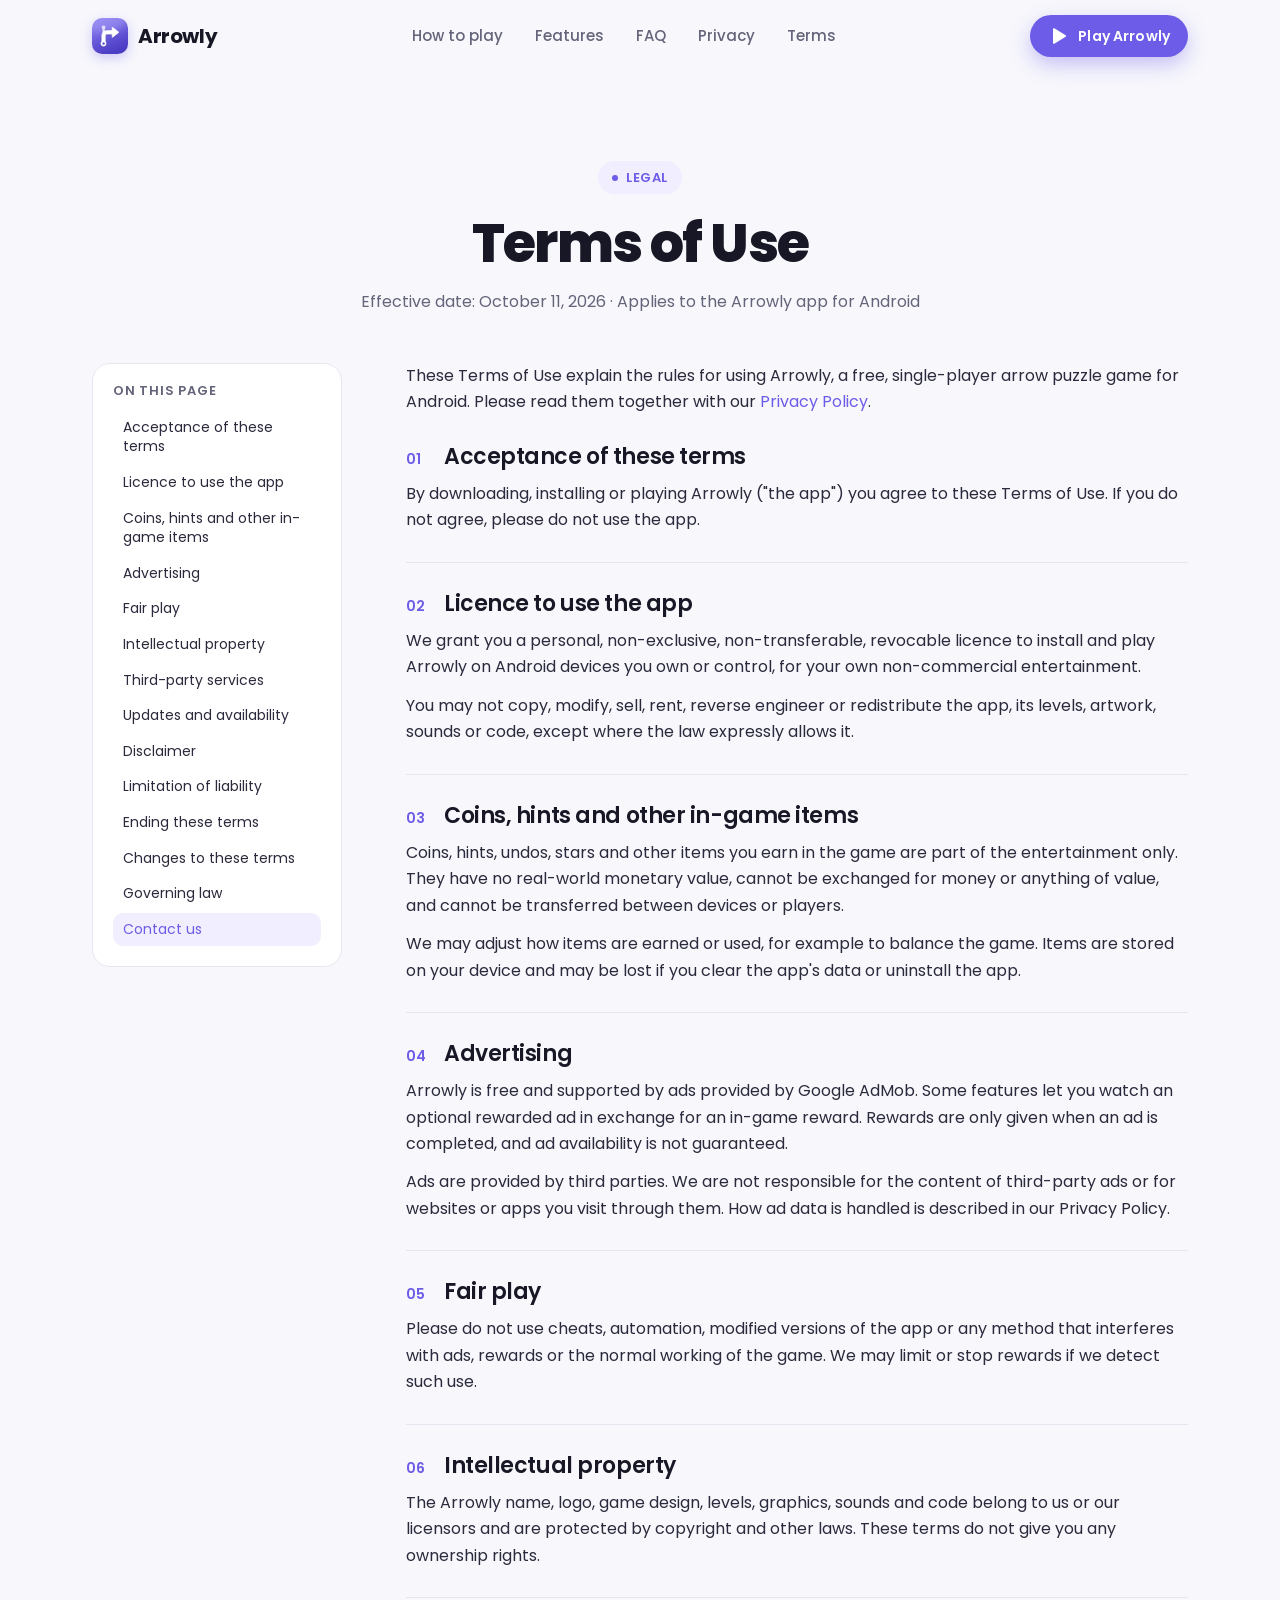
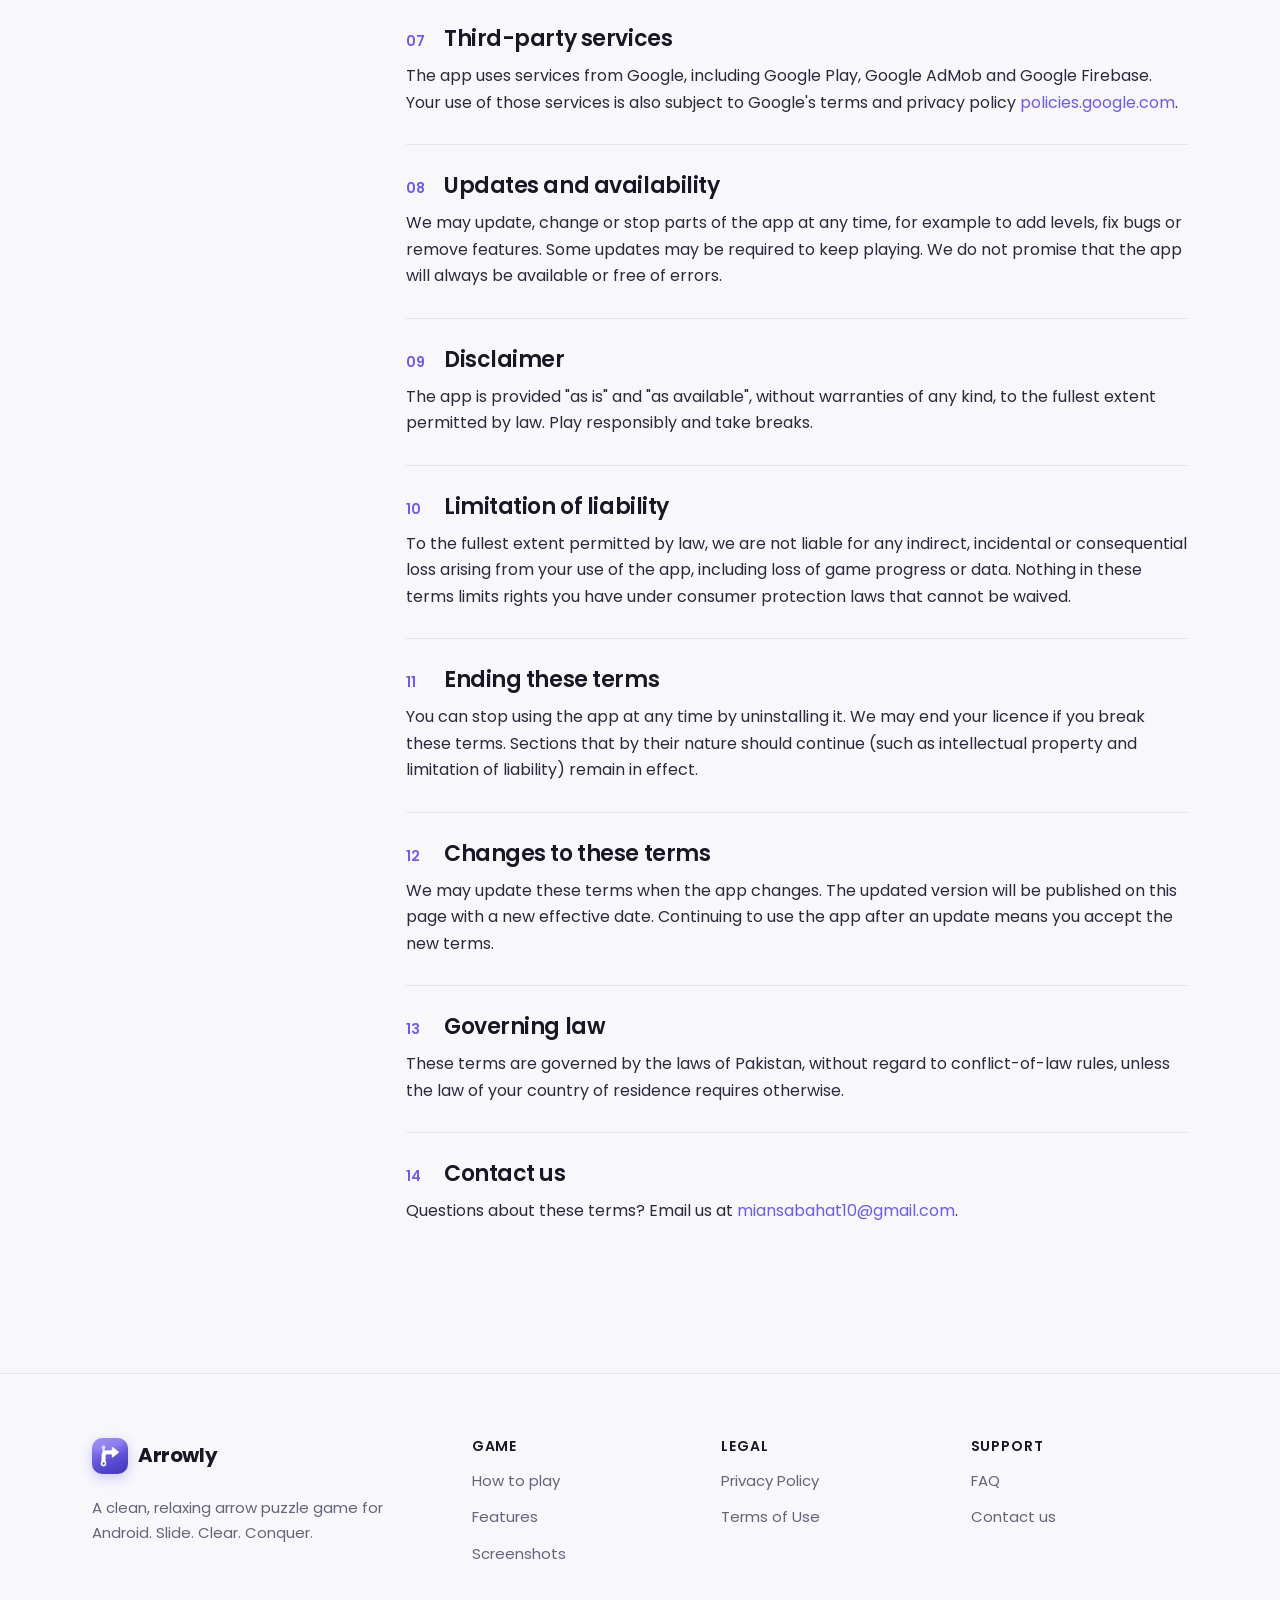
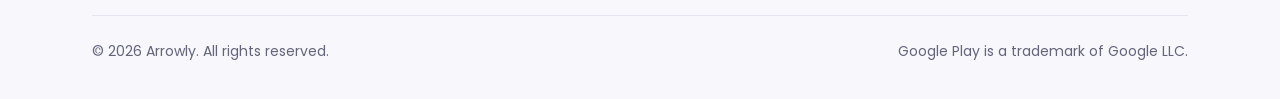
<file: terms.html>
<!doctype html>
<html lang="en" class="no-js">
<head>
  <meta charset="utf-8">
  <meta name="viewport" content="width=device-width, initial-scale=1, viewport-fit=cover">
  <title>Terms of Use – Arrowly</title>
  <meta name="description" content="Terms of Use for Arrowly, the arrow puzzle game for Android.">
  <meta name="theme-color" content="#6C5CE7">
  <link rel="canonical" href="https://YOUR-USERNAME.github.io/terms.html">
  <link rel="icon" type="image/png" href="favicon.png">
  <link rel="apple-touch-icon" href="assets/img/apple-touch-icon.png">
  <link rel="preconnect" href="https://fonts.googleapis.com">
  <link rel="preconnect" href="https://fonts.gstatic.com" crossorigin>
  <link href="https://fonts.googleapis.com/css2?family=Poppins:wght@400;500;600;700;800&display=swap" rel="stylesheet">
  <link rel="stylesheet" href="assets/css/style.css">
  <script>document.documentElement.classList.remove('no-js');</script>
</head>
<body>
  <a class="skip-link" href="#main">Skip to content</a>
  <svg width="0" height="0" style="position:absolute" aria-hidden="true"><defs>
    <symbol id="i-play" viewBox="0 0 24 24"><path fill="currentColor" d="M6 3.6v16.8a1 1 0 0 0 1.52.85l13.7-8.4a1 1 0 0 0 0-1.7L7.52 2.75A1 1 0 0 0 6 3.6Z"/></symbol>
    <symbol id="i-menu" viewBox="0 0 24 24" fill="none" stroke="currentColor" stroke-width="2" stroke-linecap="round"><path d="M4 7h16M4 12h16M4 17h16"/></symbol>
    <symbol id="i-close" viewBox="0 0 24 24" fill="none" stroke="currentColor" stroke-width="2" stroke-linecap="round"><path d="M6 6l12 12M18 6 6 18"/></symbol>
  </defs></svg>
  <header class="site-header">
    <nav class="container nav" aria-label="Main">
      <a class="brand" href="./" aria-label="Arrowly home"><img src="assets/img/icon-192.png" alt="" width="36" height="36">Arrowly</a>
      <ul class="nav-links" id="nav-links">
        <li><a href="./#how">How to play</a></li>
        <li><a href="./#features">Features</a></li>
        <li><a href="./#faq">FAQ</a></li>
        <li><a href="privacy-policy.html">Privacy</a></li>
        <li><a href="terms.html">Terms</a></li>
      </ul>
      <div class="nav-cta">
        <a class="btn btn-primary btn-sm" href="./"><svg aria-hidden="true"><use href="#i-play"/></svg>Play Arrowly</a>
        <button class="menu-toggle" type="button" aria-controls="nav-links" aria-expanded="false" aria-label="Open menu"><svg aria-hidden="true"><use href="#i-menu"/></svg></button>
      </div>
    </nav>
  </header>

  <main id="main">
    <section class="legal-hero">
      <div class="container">
        <span class="eyebrow"><span class="dot"></span>Legal</span>
        <h1>Terms of Use</h1>
        <p>Effective date: October 11, 2026 · Applies to the Arrowly app for Android</p>
      </div>
    </section>
    <div class="container legal-layout">
      <aside class="toc" aria-label="On this page"><h2>On this page</h2><ol><li><a href="#acceptance-of-these-terms">Acceptance of these terms</a></li><li><a href="#licence-to-use-the-app">Licence to use the app</a></li><li><a href="#coins-hints-and-other-in-game-items">Coins, hints and other in-game items</a></li><li><a href="#advertising">Advertising</a></li><li><a href="#fair-play">Fair play</a></li><li><a href="#intellectual-property">Intellectual property</a></li><li><a href="#third-party-services">Third-party services</a></li><li><a href="#updates-and-availability">Updates and availability</a></li><li><a href="#disclaimer">Disclaimer</a></li><li><a href="#limitation-of-liability">Limitation of liability</a></li><li><a href="#ending-these-terms">Ending these terms</a></li><li><a href="#changes-to-these-terms">Changes to these terms</a></li><li><a href="#governing-law">Governing law</a></li><li><a href="#contact-us">Contact us</a></li></ol></aside>
      <article class="prose">
        
        <p style="margin-bottom:28px">These Terms of Use explain the rules for using Arrowly, a free, single-player arrow puzzle game for Android. Please read them together with our <a href="privacy-policy.html">Privacy Policy</a>.</p>
          <section id="acceptance-of-these-terms">
            <h2><span class="n">01</span>Acceptance of these terms</h2>
            <p>By downloading, installing or playing Arrowly ("the app") you agree to these Terms of Use. If you do not agree, please do not use the app.</p>
          </section>
          <section id="licence-to-use-the-app">
            <h2><span class="n">02</span>Licence to use the app</h2>
            <p>We grant you a personal, non-exclusive, non-transferable, revocable licence to install and play Arrowly on Android devices you own or control, for your own non-commercial entertainment.</p>
            <p>You may not copy, modify, sell, rent, reverse engineer or redistribute the app, its levels, artwork, sounds or code, except where the law expressly allows it.</p>
          </section>
          <section id="coins-hints-and-other-in-game-items">
            <h2><span class="n">03</span>Coins, hints and other in-game items</h2>
            <p>Coins, hints, undos, stars and other items you earn in the game are part of the entertainment only. They have no real-world monetary value, cannot be exchanged for money or anything of value, and cannot be transferred between devices or players.</p>
            <p>We may adjust how items are earned or used, for example to balance the game. Items are stored on your device and may be lost if you clear the app's data or uninstall the app.</p>
          </section>
          <section id="advertising">
            <h2><span class="n">04</span>Advertising</h2>
            <p>Arrowly is free and supported by ads provided by Google AdMob. Some features let you watch an optional rewarded ad in exchange for an in-game reward. Rewards are only given when an ad is completed, and ad availability is not guaranteed.</p>
            <p>Ads are provided by third parties. We are not responsible for the content of third-party ads or for websites or apps you visit through them. How ad data is handled is described in our Privacy Policy.</p>
          </section>
          <section id="fair-play">
            <h2><span class="n">05</span>Fair play</h2>
            <p>Please do not use cheats, automation, modified versions of the app or any method that interferes with ads, rewards or the normal working of the game. We may limit or stop rewards if we detect such use.</p>
          </section>
          <section id="intellectual-property">
            <h2><span class="n">06</span>Intellectual property</h2>
            <p>The Arrowly name, logo, game design, levels, graphics, sounds and code belong to us or our licensors and are protected by copyright and other laws. These terms do not give you any ownership rights.</p>
          </section>
          <section id="third-party-services">
            <h2><span class="n">07</span>Third-party services</h2>
            <p>The app uses services from Google, including Google Play, Google AdMob and Google Firebase. Your use of those services is also subject to Google's terms and privacy policy <a href="https://policies.google.com" target="_blank" rel="noopener">policies.google.com</a>.</p>
          </section>
          <section id="updates-and-availability">
            <h2><span class="n">08</span>Updates and availability</h2>
            <p>We may update, change or stop parts of the app at any time, for example to add levels, fix bugs or remove features. Some updates may be required to keep playing. We do not promise that the app will always be available or free of errors.</p>
          </section>
          <section id="disclaimer">
            <h2><span class="n">09</span>Disclaimer</h2>
            <p>The app is provided "as is" and "as available", without warranties of any kind, to the fullest extent permitted by law. Play responsibly and take breaks.</p>
          </section>
          <section id="limitation-of-liability">
            <h2><span class="n">10</span>Limitation of liability</h2>
            <p>To the fullest extent permitted by law, we are not liable for any indirect, incidental or consequential loss arising from your use of the app, including loss of game progress or data. Nothing in these terms limits rights you have under consumer protection laws that cannot be waived.</p>
          </section>
          <section id="ending-these-terms">
            <h2><span class="n">11</span>Ending these terms</h2>
            <p>You can stop using the app at any time by uninstalling it. We may end your licence if you break these terms. Sections that by their nature should continue (such as intellectual property and limitation of liability) remain in effect.</p>
          </section>
          <section id="changes-to-these-terms">
            <h2><span class="n">12</span>Changes to these terms</h2>
            <p>We may update these terms when the app changes. The updated version will be published on this page with a new effective date. Continuing to use the app after an update means you accept the new terms.</p>
          </section>
          <section id="governing-law">
            <h2><span class="n">13</span>Governing law</h2>
            <p>These terms are governed by the laws of Pakistan, without regard to conflict-of-law rules, unless the law of your country of residence requires otherwise.</p>
          </section>
          <section id="contact-us">
            <h2><span class="n">14</span>Contact us</h2>
            <p>Questions about these terms? Email us at <a href="mailto:miansabahat10@gmail.com">miansabahat10@gmail.com</a>.</p>
          </section>
      </article>
    </div>
  </main>
  <footer class="site-footer">
    <div class="container">
      <div class="footer-grid">
        <div>
          <a class="brand" href="./"><img src="assets/img/icon-192.png" alt="" width="36" height="36">Arrowly</a>
          <p>A clean, relaxing arrow puzzle game for Android. Slide. Clear. Conquer.</p>
        </div>
        <div><h4>Game</h4><ul><li><a href="./#how">How to play</a></li><li><a href="./#features">Features</a></li><li><a href="./#screens">Screenshots</a></li></ul></div>
        <div><h4>Legal</h4><ul><li><a href="privacy-policy.html">Privacy Policy</a></li><li><a href="terms.html">Terms of Use</a></li></ul></div>
        <div><h4>Support</h4><ul><li><a href="./#faq">FAQ</a></li><li><a href="mailto:miansabahat10@gmail.com">Contact us</a></li></ul></div>
      </div>
      <div class="footer-bottom"><span>© <span class="js-year">2026</span> Arrowly. All rights reserved.</span><span>Google Play is a trademark of Google LLC.</span></div>
    </div>
  </footer>
  <script src="assets/js/main.js" defer></script>
</body>
</html>
</file>
<file: assets/css/style.css>
/* ==========================================================================
   Arrowly — website styles
   Brand tokens mirror lib/core/app_colors.dart in the app.
   ========================================================================== */

:root {
  --brand: #6c5ce7;
  --brand-600: #5a48dc;
  --brand-700: #4a39c4;
  --brand-50: #f0eeff;
  --brand-100: #e3dfff;
  --star: #f5b400;
  --success: #22c55e;
  --error: #ef4444;

  --bg: #f7f7fc;
  --bg-alt: #ffffff;
  --surface: #ffffff;
  --ink: #171725;
  --text: #2a2a3c;
  --muted: #64647a;
  --line: #e6e5f0;
  --dot: #d5d3e6;
  --arrow: #171725;

  --shadow-sm: 0 1px 2px rgba(23, 23, 37, .05), 0 2px 8px rgba(31, 26, 92, .05);
  --shadow-md: 0 4px 12px rgba(31, 26, 92, .07), 0 16px 40px rgba(31, 26, 92, .08);
  --shadow-lg: 0 10px 30px rgba(31, 26, 92, .12), 0 40px 80px rgba(31, 26, 92, .14);

  --radius-sm: 12px;
  --radius: 18px;
  --radius-lg: 28px;
  --container: 1160px;
  --gutter: clamp(16px, 4vw, 32px);
  --font: "Poppins", system-ui, -apple-system, "Segoe UI", Roboto, sans-serif;
  color-scheme: light;
}

@media (prefers-color-scheme: dark) {
  :root:not([data-theme="light"]) {
    --bg: #0f0f18;
    --bg-alt: #14141f;
    --surface: #1b1b29;
    --ink: #f4f4fa;
    --text: #d9d9e6;
    --muted: #a0a0b8;
    --line: #2a2a3d;
    --dot: #34344a;
    --arrow: #f4f4fa;
    --brand-50: #1f1c3a;
    --brand-100: #2a2550;
    --shadow-sm: 0 1px 2px rgba(0, 0, 0, .3);
    --shadow-md: 0 8px 24px rgba(0, 0, 0, .35);
    --shadow-lg: 0 24px 60px rgba(0, 0, 0, .5);
    color-scheme: dark;
  }
}

/* ---------- Base ---------- */
*, *::before, *::after { box-sizing: border-box; }
html { -webkit-text-size-adjust: 100%; scroll-behavior: smooth; scroll-padding-top: 84px; }
body {
  margin: 0;
  font-family: var(--font);
  font-size: 16px;
  line-height: 1.65;
  color: var(--text);
  background: var(--bg);
  -webkit-font-smoothing: antialiased;
  overflow-x: hidden;
}
img, svg { display: block; max-width: 100%; }
img { height: auto; }
a { color: var(--brand); text-decoration: none; }
a:hover { text-decoration: underline; text-underline-offset: 3px; }
h1, h2, h3, h4 { color: var(--ink); line-height: 1.15; margin: 0; letter-spacing: -0.02em; }
p { margin: 0; }
:focus-visible { outline: 3px solid var(--brand); outline-offset: 3px; border-radius: 6px; }
::selection { background: var(--brand); color: #fff; }

.container { width: 100%; max-width: var(--container); margin: 0 auto; padding: 0 var(--gutter); }
.sr-only { position: absolute; width: 1px; height: 1px; padding: 0; margin: -1px; overflow: hidden; clip: rect(0 0 0 0); border: 0; }
.skip-link { position: absolute; left: 16px; top: -48px; z-index: 100; background: var(--brand); color: #fff; padding: 10px 16px; border-radius: 10px; }
.skip-link:focus { top: 12px; }

/* ---------- Buttons ---------- */
.btn {
  --h: 52px;
  display: inline-flex; align-items: center; justify-content: center; gap: 10px;
  height: var(--h); padding: 0 24px; border-radius: 999px;
  font: 600 15px/1 var(--font); letter-spacing: .01em;
  border: 0; cursor: pointer; white-space: nowrap;
  transition: transform .18s ease, box-shadow .18s ease, background-color .18s ease, color .18s ease;
}
.btn:hover { text-decoration: none; transform: translateY(-1px); }
.btn:active { transform: translateY(0) scale(.98); }
.btn svg { width: 20px; height: 20px; flex: none; }
.btn-primary { background: var(--brand); color: #fff; box-shadow: 0 8px 20px rgba(108, 92, 231, .35); }
.btn-primary:hover { background: var(--brand-600); box-shadow: 0 12px 28px rgba(108, 92, 231, .42); }
.btn-ghost { background: var(--surface); color: var(--ink); box-shadow: inset 0 0 0 1.5px var(--line); }
.btn-ghost:hover { box-shadow: inset 0 0 0 1.5px var(--brand); color: var(--brand); }
.btn-white { background: #fff; color: var(--brand-700); box-shadow: 0 10px 24px rgba(0, 0, 0, .15); }
.btn-sm { --h: 42px; padding: 0 18px; font-size: 14px; }

/* Store button (two-line) */
.store-btn { --h: 58px; padding: 0 24px 0 20px; background: var(--ink); color: var(--bg); border-radius: 16px; gap: 12px; }
.store-btn:hover { box-shadow: var(--shadow-md); }
.store-btn .store-text { display: flex; flex-direction: column; align-items: flex-start; line-height: 1.1; }
.store-btn small { font-size: 11px; font-weight: 500; opacity: .75; letter-spacing: .04em; text-transform: uppercase; }
.store-btn strong { font-size: 17px; font-weight: 600; }
.store-btn svg { width: 26px; height: 26px; }
.store-btn.is-soon { cursor: default; }
.store-btn.is-soon:hover { transform: none; }

/* ---------- Header ---------- */
.site-header {
  position: sticky; top: 0; z-index: 50;
  background: color-mix(in srgb, var(--bg) 82%, transparent);
  backdrop-filter: saturate(180%) blur(14px);
  -webkit-backdrop-filter: saturate(180%) blur(14px);
  border-bottom: 1px solid transparent;
  transition: border-color .2s ease, background-color .2s ease;
}
.site-header.is-scrolled { border-bottom-color: var(--line); }
.nav { display: flex; align-items: center; justify-content: space-between; height: 72px; gap: 16px; }
.brand { display: inline-flex; align-items: center; gap: 10px; color: var(--ink); font-weight: 700; font-size: 20px; letter-spacing: -0.02em; }
.brand:hover { text-decoration: none; }
.brand img { width: 36px; height: 36px; border-radius: 10px; box-shadow: 0 4px 12px rgba(108, 92, 231, .3); }
.nav-links { display: flex; align-items: center; gap: 4px; list-style: none; margin: 0; padding: 0; }
.nav-links a { display: block; padding: 8px 14px; border-radius: 999px; color: var(--muted); font-weight: 500; font-size: 15px; }
.nav-links a:hover { color: var(--ink); background: var(--brand-50); text-decoration: none; }
.nav-cta { display: flex; align-items: center; gap: 10px; }
.menu-toggle { display: none; width: 44px; height: 44px; border-radius: 12px; border: 0; background: transparent; color: var(--ink); cursor: pointer; }
.menu-toggle svg { width: 24px; height: 24px; margin: auto; }

@media (max-width: 880px) {
  .nav-links {
    position: absolute; left: 0; right: 0; top: 72px;
    flex-direction: column; align-items: stretch; gap: 2px;
    padding: 12px var(--gutter) 20px;
    background: var(--bg); border-bottom: 1px solid var(--line); box-shadow: var(--shadow-md);
    opacity: 0; visibility: hidden; transform: translateY(-8px);
    transition: opacity .2s ease, transform .2s ease, visibility .2s;
  }
  .nav-links.is-open { opacity: 1; visibility: visible; transform: none; }
  .nav-links a { padding: 12px 14px; font-size: 16px; }
  .menu-toggle { display: inline-grid; }
  .nav-cta .btn { display: none; }
}

/* ---------- Sections ---------- */
section { position: relative; }
.section { padding: clamp(72px, 10vw, 120px) 0; }
.section-alt { background: var(--bg-alt); }
.section-head { max-width: 680px; margin: 0 auto clamp(40px, 6vw, 64px); text-align: center; }
.eyebrow {
  display: inline-flex; align-items: center; gap: 8px;
  padding: 6px 14px; border-radius: 999px;
  background: var(--brand-50); color: var(--brand);
  font-size: 13px; font-weight: 600; letter-spacing: .04em; text-transform: uppercase;
  margin-bottom: 18px;
}
.eyebrow .dot { width: 6px; height: 6px; border-radius: 50%; background: currentColor; }
.section-title { font-size: clamp(30px, 4.4vw, 46px); font-weight: 700; }
.section-lead { margin-top: 16px; font-size: clamp(16px, 1.6vw, 18px); color: var(--muted); }
.text-brand { color: var(--brand); }

/* ---------- Hero ---------- */
.hero { padding: clamp(40px, 7vw, 88px) 0 clamp(72px, 9vw, 112px); overflow: hidden; }
.hero::before {
  content: ""; position: absolute; inset: -20% -10% auto auto; width: 70vw; height: 70vw; max-width: 900px; max-height: 900px;
  background: radial-gradient(closest-side, rgba(108, 92, 231, .20), rgba(108, 92, 231, 0));
  pointer-events: none;
}
.hero::after {
  content: ""; position: absolute; inset: 0;
  background-image: radial-gradient(var(--dot) 1.4px, transparent 1.6px);
  background-size: 28px 28px;
  mask-image: radial-gradient(ellipse 60% 70% at 75% 40%, #000 20%, transparent 75%);
  -webkit-mask-image: radial-gradient(ellipse 60% 70% at 75% 40%, #000 20%, transparent 75%);
  opacity: .7; pointer-events: none;
}
.hero-grid { position: relative; z-index: 1; display: grid; grid-template-columns: 1.05fr .95fr; align-items: center; gap: clamp(32px, 6vw, 80px); }
.hero h1 { font-size: clamp(40px, 5.6vw, 66px); font-weight: 800; letter-spacing: -0.035em; line-height: 1.04; }
.hero h1 .accent { background: linear-gradient(100deg, var(--brand) 10%, #9b8cff 90%); -webkit-background-clip: text; background-clip: text; color: transparent; }
.hero-lead { margin-top: 22px; font-size: clamp(17px, 1.8vw, 20px); color: var(--muted); max-width: 540px; }
.hero-actions { display: flex; flex-wrap: wrap; align-items: center; gap: 14px; margin-top: 34px; }
.hero-meta { display: flex; flex-wrap: wrap; gap: 10px 22px; margin-top: 30px; padding: 0; list-style: none; color: var(--muted); font-size: 14px; font-weight: 500; }
.hero-meta li { display: inline-flex; align-items: center; gap: 8px; }
.hero-meta svg { width: 18px; height: 18px; color: var(--success); }

.hero-visual { position: relative; display: grid; place-items: center; min-height: 560px; }
.phone {
  position: relative; width: min(300px, 74vw); aspect-ratio: 9 / 18.6;
  padding: 10px; border-radius: 46px;
  background: linear-gradient(160deg, #2b2b3e, #12121c);
  box-shadow: var(--shadow-lg), inset 0 0 0 1.5px rgba(255, 255, 255, .08);
}
.phone::before { /* camera notch */
  content: ""; position: absolute; top: 20px; left: 50%; width: 76px; height: 22px; transform: translateX(-50%);
  border-radius: 999px; background: #0b0b12; z-index: 2;
}
.phone-screen { width: 100%; height: 100%; border-radius: 37px; overflow: hidden; background: #f7f7fc; }
.phone-screen img { width: 100%; height: 100%; object-fit: cover; object-position: top; padding-top: 34px; background: #f7f7fc; }
.hero-visual .phone { transform: rotate(-4deg); animation: float 7s ease-in-out infinite; }
.phone.phone-back { position: absolute; width: min(250px, 60vw); right: -6%; top: 12%; transform: rotate(8deg); opacity: .95; filter: saturate(.95); animation: float 7s ease-in-out infinite reverse; z-index: -1; }
@keyframes float { 0%, 100% { translate: 0 0; } 50% { translate: 0 -12px; } }

.float-card {
  position: absolute; display: flex; align-items: center; gap: 12px;
  padding: 12px 16px; border-radius: 18px; background: var(--surface);
  box-shadow: var(--shadow-md); font-size: 14px; font-weight: 600; color: var(--ink);
  border: 1px solid var(--line);
}
.float-card small { display: block; font-size: 12px; font-weight: 500; color: var(--muted); }
.float-card .ico { width: 40px; height: 40px; border-radius: 12px; display: grid; place-items: center; flex: none; }
.float-card .ico svg { width: 22px; height: 22px; }
.float-card.fc-1 { left: -2%; top: 18%; animation: float 6s ease-in-out infinite; }
.float-card.fc-2 { right: -4%; bottom: 16%; animation: float 6.5s ease-in-out .8s infinite; }
.stars { display: flex; gap: 2px; color: var(--star); }
.stars svg { width: 16px; height: 16px; }

@media (max-width: 960px) {
  .hero-grid { grid-template-columns: 1fr; text-align: center; }
  .hero-lead { margin-left: auto; margin-right: auto; }
  .hero-actions, .hero-meta { justify-content: center; }
  .hero-visual { min-height: 520px; margin-top: 8px; }
  .float-card.fc-1 { left: 0; }
  .float-card.fc-2 { right: 0; }
}
@media (max-width: 520px) {
  .phone.phone-back { display: none; }
  .float-card { padding: 10px 12px; font-size: 13px; }
  .float-card .ico { width: 34px; height: 34px; }
  .float-card.fc-1 { top: 6%; }
  .float-card.fc-2 { bottom: 4%; }
}

/* ---------- Playable demo ---------- */
.demo { display: grid; grid-template-columns: .9fr 1.1fr; gap: clamp(32px, 6vw, 72px); align-items: center; }
.demo-copy .section-title { text-align: left; }
.demo-copy .section-lead { text-align: left; }
.demo-list { list-style: none; padding: 0; margin: 28px 0 0; display: grid; gap: 14px; }
.demo-list li { display: flex; gap: 14px; align-items: flex-start; }
.demo-list .num { flex: none; width: 32px; height: 32px; border-radius: 10px; display: grid; place-items: center; background: var(--brand-50); color: var(--brand); font-weight: 700; font-size: 14px; }
.demo-list strong { color: var(--ink); font-weight: 600; }
.board-card {
  position: relative; background: var(--surface); border-radius: var(--radius-lg);
  padding: clamp(14px, 2.4vw, 22px); box-shadow: var(--shadow-lg); border: 1px solid var(--line);
  max-width: 520px; width: 100%; margin: 0 auto;
}
.board-hud { display: flex; align-items: center; justify-content: space-between; gap: 12px; padding: 4px 6px 14px; }
.hud-pill { display: inline-flex; align-items: center; gap: 8px; padding: 6px 12px; border-radius: 999px; background: var(--bg); font-size: 14px; font-weight: 600; color: var(--ink); }
.hud-pill svg { width: 16px; height: 16px; }
.hearts { display: inline-flex; gap: 3px; color: var(--error); }
.hearts svg { width: 18px; height: 18px; transition: opacity .2s, transform .2s; }
.hearts svg.lost { opacity: .22; transform: scale(.85); }
.board { position: relative; width: 100%; aspect-ratio: 1; border-radius: 20px; background: var(--bg); overflow: hidden; touch-action: manipulation; }
.board svg { width: 100%; height: 100%; }
.board .arrow { cursor: pointer; transition: opacity .2s; }
.board .arrow:hover .body { stroke-width: 22; }
.board .arrow:focus { outline: none; }
.board .arrow:focus-visible .body { stroke: var(--brand); }
.board .arrow:focus-visible .head { fill: var(--brand); }
.board .arrow .hit { stroke: transparent; stroke-width: 80; fill: none; stroke-linecap: round; stroke-linejoin: round; }
.board .arrow .body { stroke: var(--arrow); stroke-width: 20; fill: none; stroke-linecap: round; stroke-linejoin: round; transition: stroke .15s; }
.board .arrow .head { fill: var(--arrow); stroke: var(--arrow); stroke-width: 6; stroke-linejoin: round; transition: fill .15s, stroke .15s; }
.board .arrow.is-blocked .body { stroke: var(--error); }
.board .arrow.is-blocked .head { fill: var(--error); stroke: var(--error); }
.board .arrow.is-hint .body { stroke: var(--star); }
.board .arrow.is-hint .head { fill: var(--star); stroke: var(--star); }
.board-foot { display: flex; align-items: center; justify-content: space-between; gap: 12px; padding: 16px 4px 2px; }
.board-status { font-size: 14px; color: var(--muted); font-weight: 500; min-height: 1.5em; }
.board-actions { display: flex; gap: 8px; }
.icon-btn { display: inline-flex; align-items: center; gap: 8px; height: 40px; padding: 0 14px; border-radius: 12px; border: 0; cursor: pointer; background: var(--bg); color: var(--ink); font: 600 14px var(--font); transition: background-color .15s, color .15s; }
.icon-btn:hover { background: var(--brand-50); color: var(--brand); }
.icon-btn svg { width: 18px; height: 18px; }
.win {
  position: absolute; inset: 0; display: grid; place-items: center; text-align: center;
  background: color-mix(in srgb, var(--surface) 86%, transparent); backdrop-filter: blur(4px);
  opacity: 0; visibility: hidden; transition: opacity .3s ease, visibility .3s; border-radius: 20px;
}
.win.is-on { opacity: 1; visibility: visible; }
.win-badge { width: 76px; height: 76px; border-radius: 50%; margin: 0 auto 14px; display: grid; place-items: center; background: var(--success); color: #fff; box-shadow: 0 10px 24px rgba(34, 197, 94, .35); }
.win-badge svg { width: 40px; height: 40px; }
.win h3 { font-size: 24px; }
.win p { color: var(--muted); margin: 6px 0 18px; }
.win .stars { justify-content: center; margin-bottom: 18px; }
.win .stars svg { width: 30px; height: 30px; }
.win.is-on .win-badge { animation: pop .5s cubic-bezier(.34, 1.56, .64, 1) both; }
@keyframes pop { from { transform: scale(.3); opacity: 0; } to { transform: scale(1); opacity: 1; } }
@keyframes shake { 0%, 100% { translate: 0 0; } 25% { translate: -5px 0; } 75% { translate: 5px 0; } }
.board-card.is-shake { animation: shake .3s ease; }

@media (max-width: 900px) {
  .demo { grid-template-columns: 1fr; }
  .demo-copy .section-title, .demo-copy .section-lead { text-align: center; }
  .demo-copy .eyebrow-wrap { text-align: center; }
  .demo-list { max-width: 460px; margin-left: auto; margin-right: auto; }
}

/* ---------- Steps ---------- */
.steps { display: grid; grid-template-columns: repeat(3, 1fr); gap: 20px; counter-reset: step; }
.step { position: relative; padding: 30px 28px; border-radius: var(--radius); background: var(--surface); border: 1px solid var(--line); box-shadow: var(--shadow-sm); }
.step-ico { width: 56px; height: 56px; border-radius: 16px; display: grid; place-items: center; background: var(--brand-50); color: var(--brand); margin-bottom: 22px; }
.step-ico svg { width: 28px; height: 28px; }
.step::after { counter-increment: step; content: "0" counter(step); position: absolute; top: 24px; right: 26px; font-size: 40px; font-weight: 800; color: var(--line); letter-spacing: -0.04em; line-height: 1; }
.step h3 { font-size: 20px; font-weight: 600; margin-bottom: 8px; }
.step p { color: var(--muted); }
@media (max-width: 820px) { .steps { grid-template-columns: 1fr; } }

/* ---------- Features ---------- */
.features { display: grid; grid-template-columns: repeat(4, 1fr); gap: 18px; }
.feature { padding: 26px 24px; border-radius: var(--radius); background: var(--bg); border: 1px solid var(--line); transition: transform .2s ease, box-shadow .2s ease, border-color .2s ease; }
.section:not(.section-alt) .feature { background: var(--surface); }
.feature:hover { transform: translateY(-3px); box-shadow: var(--shadow-md); border-color: transparent; }
.feature-ico { width: 46px; height: 46px; border-radius: 14px; display: grid; place-items: center; margin-bottom: 18px; color: #fff; }
.feature-ico svg { width: 24px; height: 24px; }
.feature h3 { font-size: 17px; font-weight: 600; margin-bottom: 6px; }
.feature p { font-size: 15px; color: var(--muted); line-height: 1.6; }
.c-violet { background: linear-gradient(140deg, #8b7cf6, #6c5ce7); }
.c-amber { background: linear-gradient(140deg, #fbbf24, #f59e0b); }
.c-green { background: linear-gradient(140deg, #4ade80, #16a34a); }
.c-pink { background: linear-gradient(140deg, #f472b6, #db2777); }
.c-blue { background: linear-gradient(140deg, #60a5fa, #2563eb); }
.c-teal { background: linear-gradient(140deg, #2dd4bf, #0d9488); }
.c-orange { background: linear-gradient(140deg, #fb923c, #ea580c); }
.c-ink { background: linear-gradient(140deg, #4b4b63, #171725); }
@media (max-width: 1040px) { .features { grid-template-columns: repeat(2, 1fr); } }
@media (max-width: 560px) { .features { grid-template-columns: 1fr; } }

/* ---------- Spotlight (modes) ---------- */
.spotlight { display: grid; grid-template-columns: 1fr 1fr; gap: clamp(32px, 7vw, 96px); align-items: center; }
.spotlight + .spotlight { margin-top: clamp(72px, 10vw, 120px); }
.spotlight.is-reverse .spot-media { order: 2; }
.spot-media { position: relative; display: grid; place-items: center; padding: 40px 0; }
.spot-media::before { content: ""; position: absolute; width: 82%; aspect-ratio: 1; border-radius: 50%; background: radial-gradient(closest-side, var(--brand-100), transparent); }
.spot-media .phone { width: min(280px, 72vw); }
.spot-copy .section-title { font-size: clamp(28px, 3.6vw, 40px); }
.checks { list-style: none; padding: 0; margin: 26px 0 0; display: grid; gap: 12px; }
.checks li { display: flex; gap: 12px; align-items: flex-start; }
.checks svg { flex: none; width: 22px; height: 22px; margin-top: 2px; color: var(--brand); }
@media (max-width: 900px) {
  .spotlight { grid-template-columns: 1fr; text-align: center; }
  .spotlight.is-reverse .spot-media { order: 0; }
  .checks { max-width: 440px; margin-left: auto; margin-right: auto; text-align: left; }
}

/* ---------- Gallery ---------- */
.gallery {
  display: grid; grid-auto-flow: column; grid-auto-columns: minmax(220px, 250px);
  gap: 24px; overflow-x: auto; scroll-snap-type: x mandatory;
  padding: 10px var(--gutter) 34px; margin: 0 calc(var(--gutter) * -1);
  scrollbar-width: thin; scrollbar-color: var(--brand-100) transparent;
}
@media (min-width: 1100px) { .gallery { grid-auto-flow: row; grid-template-columns: repeat(5, 1fr); overflow: visible; margin: 0; padding: 10px 0 0; } }
.shot { scroll-snap-align: center; margin: 0; }
.shot .phone { width: 100%; border-radius: 36px; padding: 8px; }
.shot .phone::before { top: 16px; width: 60px; height: 18px; }
.shot .phone-screen { border-radius: 29px; }
.shot .phone-screen img { padding-top: 28px; }
.shot figcaption { margin-top: 16px; text-align: center; font-weight: 600; color: var(--ink); font-size: 15px; }
.shot figcaption span { display: block; font-weight: 400; color: var(--muted); font-size: 14px; }

/* ---------- Stats ---------- */
.stats { display: grid; grid-template-columns: repeat(4, 1fr); gap: 16px; }
.stat { padding: 28px 20px; border-radius: var(--radius); text-align: center; background: var(--surface); border: 1px solid var(--line); }
.stat b { display: block; font-size: clamp(32px, 4vw, 44px); font-weight: 800; color: var(--brand); letter-spacing: -0.03em; line-height: 1.1; }
.stat span { color: var(--muted); font-size: 15px; font-weight: 500; }
@media (max-width: 760px) { .stats { grid-template-columns: repeat(2, 1fr); } }

/* ---------- FAQ ---------- */
.faq { max-width: 820px; margin: 0 auto; display: grid; gap: 12px; }
.faq details { border-radius: var(--radius); background: var(--surface); border: 1px solid var(--line); transition: box-shadow .2s, border-color .2s; }
.faq details[open] { box-shadow: var(--shadow-md); border-color: transparent; }
.faq summary { list-style: none; cursor: pointer; display: flex; align-items: center; justify-content: space-between; gap: 16px; padding: 20px 24px; font-weight: 600; color: var(--ink); font-size: 17px; }
.faq summary::-webkit-details-marker { display: none; }
.faq summary .chev { flex: none; width: 32px; height: 32px; border-radius: 10px; display: grid; place-items: center; background: var(--brand-50); color: var(--brand); transition: transform .25s ease; }
.faq summary .chev svg { width: 18px; height: 18px; }
.faq details[open] .chev { transform: rotate(45deg); }
.faq .answer { padding: 0 24px 22px; color: var(--muted); }

/* ---------- CTA band ---------- */
.cta-band {
  position: relative; overflow: hidden; border-radius: 36px; padding: clamp(44px, 7vw, 80px) clamp(24px, 6vw, 72px);
  background: linear-gradient(135deg, #8577f0 0%, #6c5ce7 45%, #4a39c4 100%); color: #fff;
  display: grid; grid-template-columns: 1.2fr .8fr; gap: 32px; align-items: center;
  box-shadow: 0 30px 70px rgba(74, 57, 196, .35);
}
.cta-band::after {
  content: ""; position: absolute; inset: 0;
  background-image: radial-gradient(rgba(255, 255, 255, .18) 1.4px, transparent 1.6px); background-size: 26px 26px;
  mask-image: linear-gradient(90deg, transparent 30%, #000); -webkit-mask-image: linear-gradient(90deg, transparent 30%, #000);
  pointer-events: none;
}
.cta-band h2 { color: #fff; font-size: clamp(30px, 4.4vw, 48px); font-weight: 700; }
.cta-band p { margin-top: 14px; color: rgba(255, 255, 255, .85); font-size: 18px; max-width: 520px; }
.cta-band .hero-actions { margin-top: 30px; position: relative; z-index: 1; }
.cta-band .store-btn { background: #fff; color: var(--ink); }
.cta-art { position: relative; z-index: 1; justify-self: center; width: min(240px, 60vw); }
.cta-art img { width: 100%; border-radius: 26%; box-shadow: 0 30px 60px rgba(20, 10, 80, .45); transform: rotate(-8deg); }
@media (max-width: 820px) {
  .cta-band { grid-template-columns: 1fr; text-align: center; }
  .cta-band p { margin-left: auto; margin-right: auto; }
  .cta-band .hero-actions { justify-content: center; }
  .cta-art { order: -1; width: 140px; }
}

/* ---------- Footer ---------- */
.site-footer { padding: 64px 0 36px; border-top: 1px solid var(--line); margin-top: clamp(72px, 10vw, 120px); }
.footer-grid { display: grid; grid-template-columns: 1.6fr 1fr 1fr 1fr; gap: 32px; }
.footer-grid p { color: var(--muted); font-size: 15px; margin-top: 14px; max-width: 320px; }
.footer-grid h4 { font-size: 14px; font-weight: 600; text-transform: uppercase; letter-spacing: .06em; color: var(--ink); margin-bottom: 14px; }
.footer-grid ul { list-style: none; margin: 0; padding: 0; display: grid; gap: 10px; }
.footer-grid ul a { color: var(--muted); font-size: 15px; }
.footer-grid ul a:hover { color: var(--brand); }
.footer-bottom { display: flex; flex-wrap: wrap; justify-content: space-between; gap: 12px; margin-top: 48px; padding-top: 24px; border-top: 1px solid var(--line); color: var(--muted); font-size: 14px; }
@media (max-width: 820px) { .footer-grid { grid-template-columns: 1fr 1fr; } .footer-grid > div:first-child { grid-column: 1 / -1; } }

/* ---------- Legal pages ---------- */
.legal-hero { padding: clamp(48px, 8vw, 88px) 0 clamp(32px, 5vw, 48px); text-align: center; }
.legal-hero h1 { font-size: clamp(34px, 5vw, 54px); font-weight: 800; letter-spacing: -0.03em; }
.legal-hero p { margin-top: 14px; color: var(--muted); }
.legal-layout { display: grid; grid-template-columns: 250px 1fr; gap: clamp(28px, 5vw, 64px); align-items: start; }
.toc { position: sticky; top: 96px; padding: 20px; border-radius: var(--radius); background: var(--surface); border: 1px solid var(--line); }
.toc h2 { font-size: 13px; font-weight: 600; text-transform: uppercase; letter-spacing: .06em; color: var(--muted); margin-bottom: 12px; }
.toc ol { list-style: none; margin: 0; padding: 0; display: grid; gap: 2px; counter-reset: toc; }
.toc a { display: block; padding: 7px 10px; border-radius: 10px; color: var(--text); font-size: 14px; line-height: 1.4; }
.toc a:hover, .toc a.is-active { background: var(--brand-50); color: var(--brand); text-decoration: none; }
.prose { min-width: 0; }
.summary-card { display: grid; grid-template-columns: repeat(3, 1fr); gap: 12px; margin-bottom: 36px; }
.summary-card div { padding: 18px; border-radius: var(--radius-sm); background: var(--brand-50); }
.summary-card b { display: block; color: var(--ink); font-size: 15px; margin-bottom: 2px; }
.summary-card span { font-size: 14px; color: var(--muted); line-height: 1.5; display: block; }
.prose section { padding: 28px 0; border-top: 1px solid var(--line); scroll-margin-top: 96px; }
.prose section:first-of-type { border-top: 0; padding-top: 0; }
.prose h2 { font-size: 22px; font-weight: 600; margin-bottom: 12px; display: flex; gap: 12px; align-items: baseline; }
.prose h2 .n { font-size: 14px; font-weight: 600; color: var(--brand); min-width: 26px; }
.prose p, .prose li { color: var(--text); }
.prose p + p { margin-top: 12px; }
.prose ul { margin: 12px 0 0; padding-left: 20px; display: grid; gap: 8px; }
.prose a { word-break: break-word; }
.prose .note { margin-top: 14px; padding: 14px 16px; border-radius: 12px; background: var(--bg-alt); border: 1px solid var(--line); font-size: 15px; color: var(--muted); }
@media (max-width: 900px) {
  .legal-layout { grid-template-columns: 1fr; }
  .toc { position: static; }
  .summary-card { grid-template-columns: 1fr; }
}

/* ---------- 404 ---------- */
.notfound { min-height: 70vh; display: grid; place-items: center; text-align: center; padding: 64px 0; }
.notfound b { display: block; font-size: clamp(90px, 18vw, 160px); font-weight: 800; letter-spacing: -0.05em; line-height: 1; color: var(--brand); }
.notfound h1 { font-size: clamp(26px, 4vw, 36px); margin: 12px 0 10px; }
.notfound p { color: var(--muted); margin-bottom: 28px; }

/* ---------- Reveal on scroll ---------- */
.reveal { opacity: 0; transform: translateY(18px); transition: opacity .7s ease, transform .7s cubic-bezier(.2, .7, .2, 1); }
.reveal.is-in { opacity: 1; transform: none; }
.no-js .reveal { opacity: 1; transform: none; }

@media (prefers-reduced-motion: reduce) {
  html { scroll-behavior: auto; }
  *, *::before, *::after { animation-duration: .01ms !important; animation-iteration-count: 1 !important; transition-duration: .01ms !important; }
  .reveal { opacity: 1; transform: none; }
}
</file>
